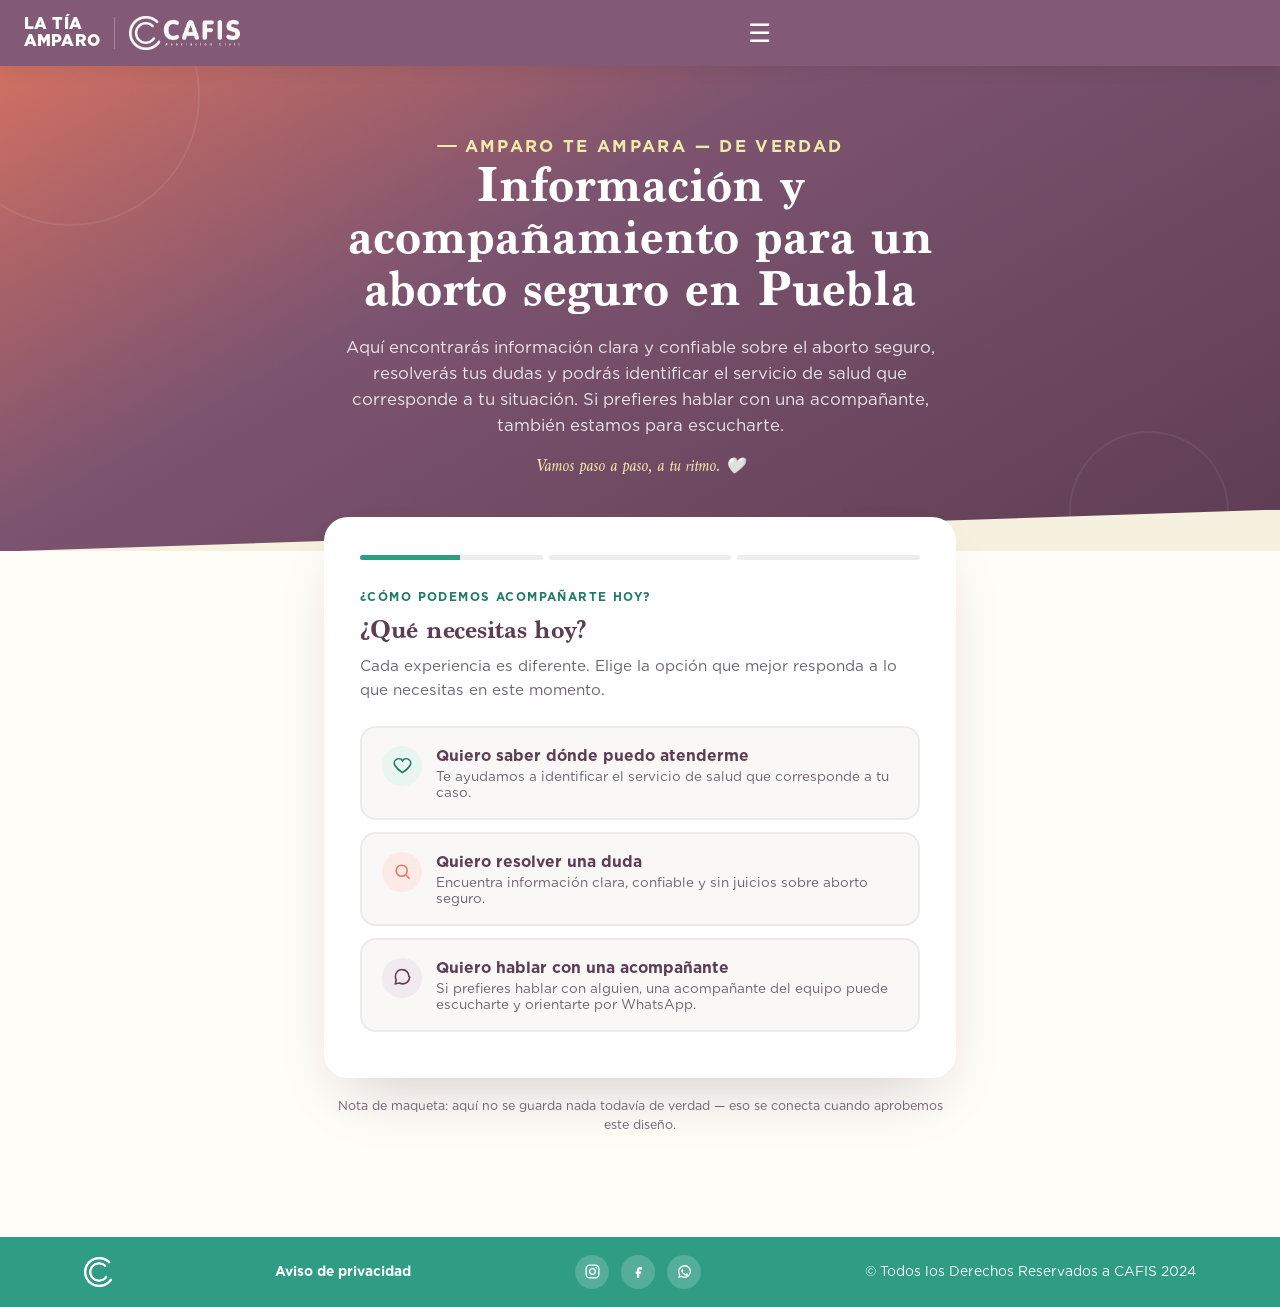
<file: index.html>
<!doctype html>
<html lang="es">
<head>
<meta charset="UTF-8">
<meta name="viewport" content="width=device-width, initial-scale=1">
<title>La Tía Amparo — CAFIS A.C.</title>
<meta http-equiv="refresh" content="0; url=te-ayudamos-b.html">
<link rel="canonical" href="te-ayudamos-b.html">
<script>location.replace("te-ayudamos-b.html");</script>
</head>
<body>
<!-- Home original, previa al flujo guiado (2026-07-27) — ahora te-ayudamos-b.html es la portada real del sitio. Redirige siempre para que no quede una segunda "home" desactualizada accesible en paralelo. -->
<p>Redirigiendo… si no ocurre automáticamente, <a href="te-ayudamos-b.html">haz clic aquí</a>.</p>
</body>
</html>
</file>
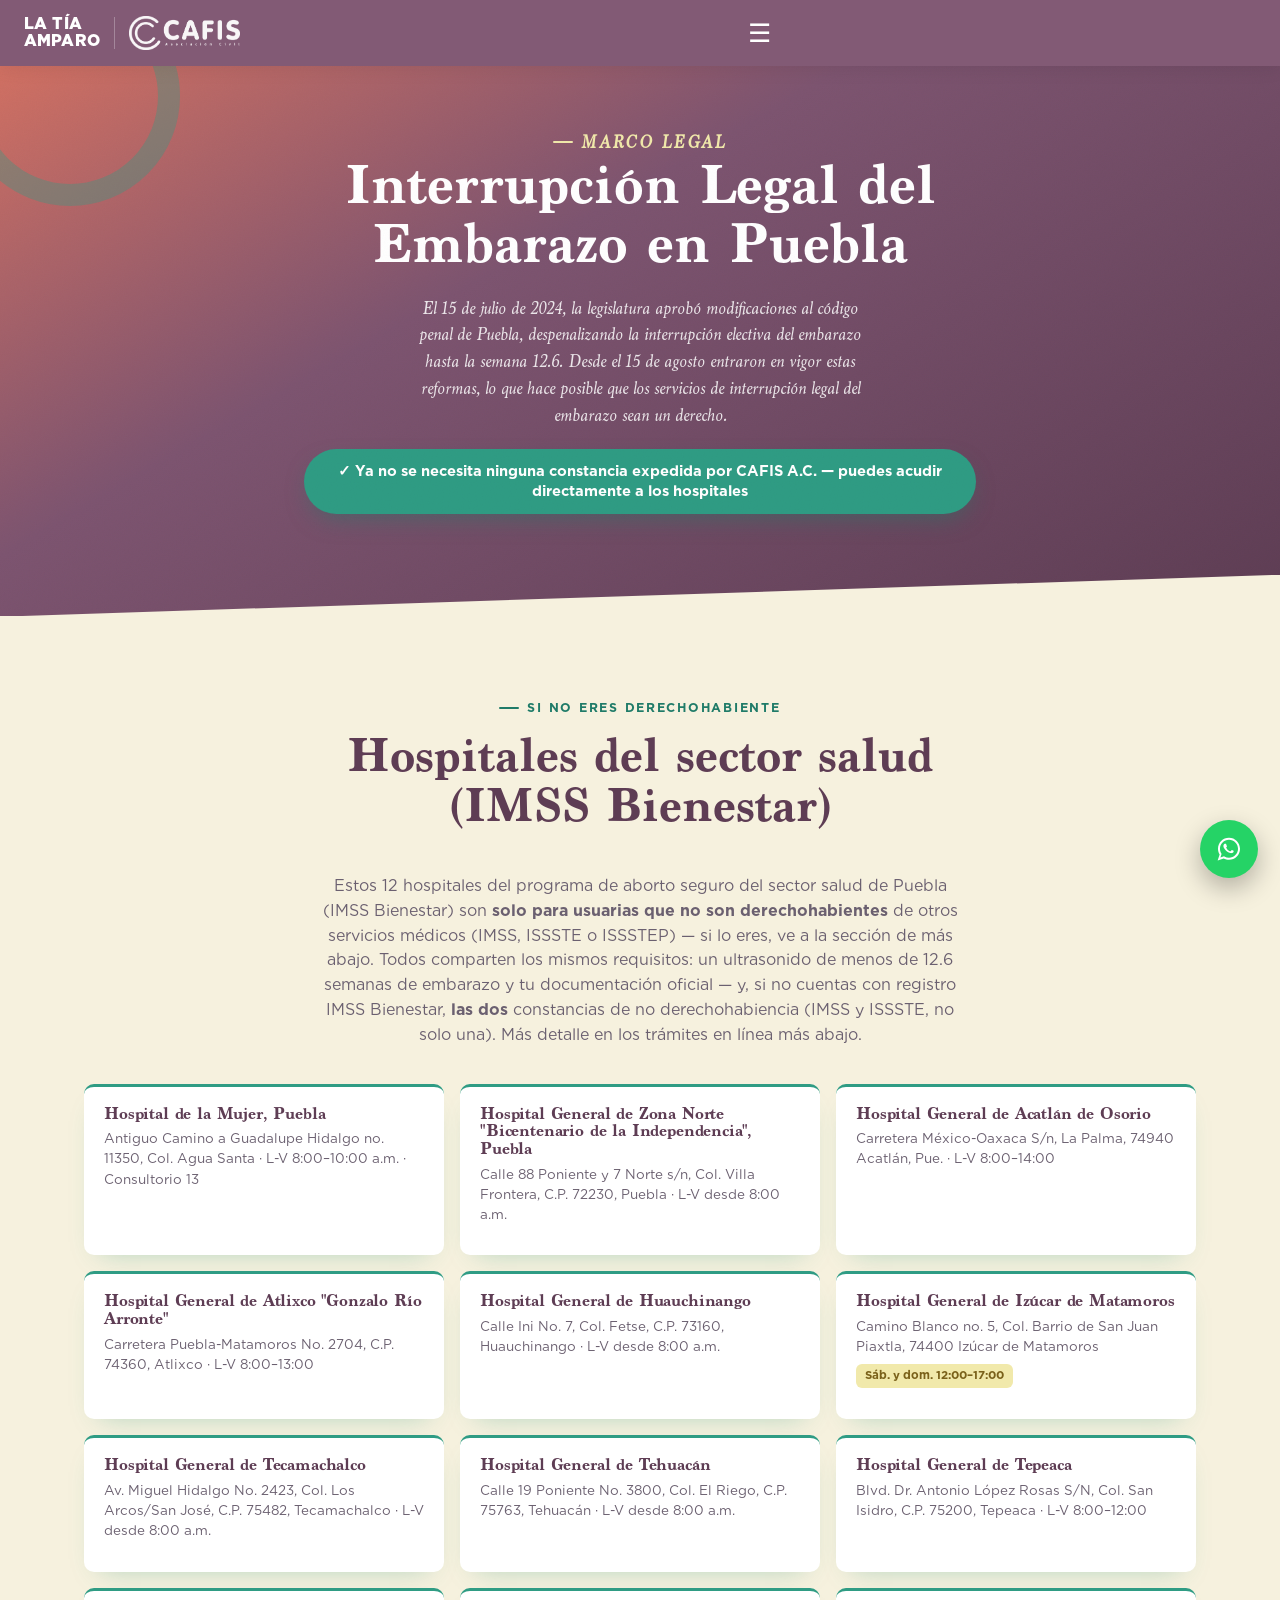
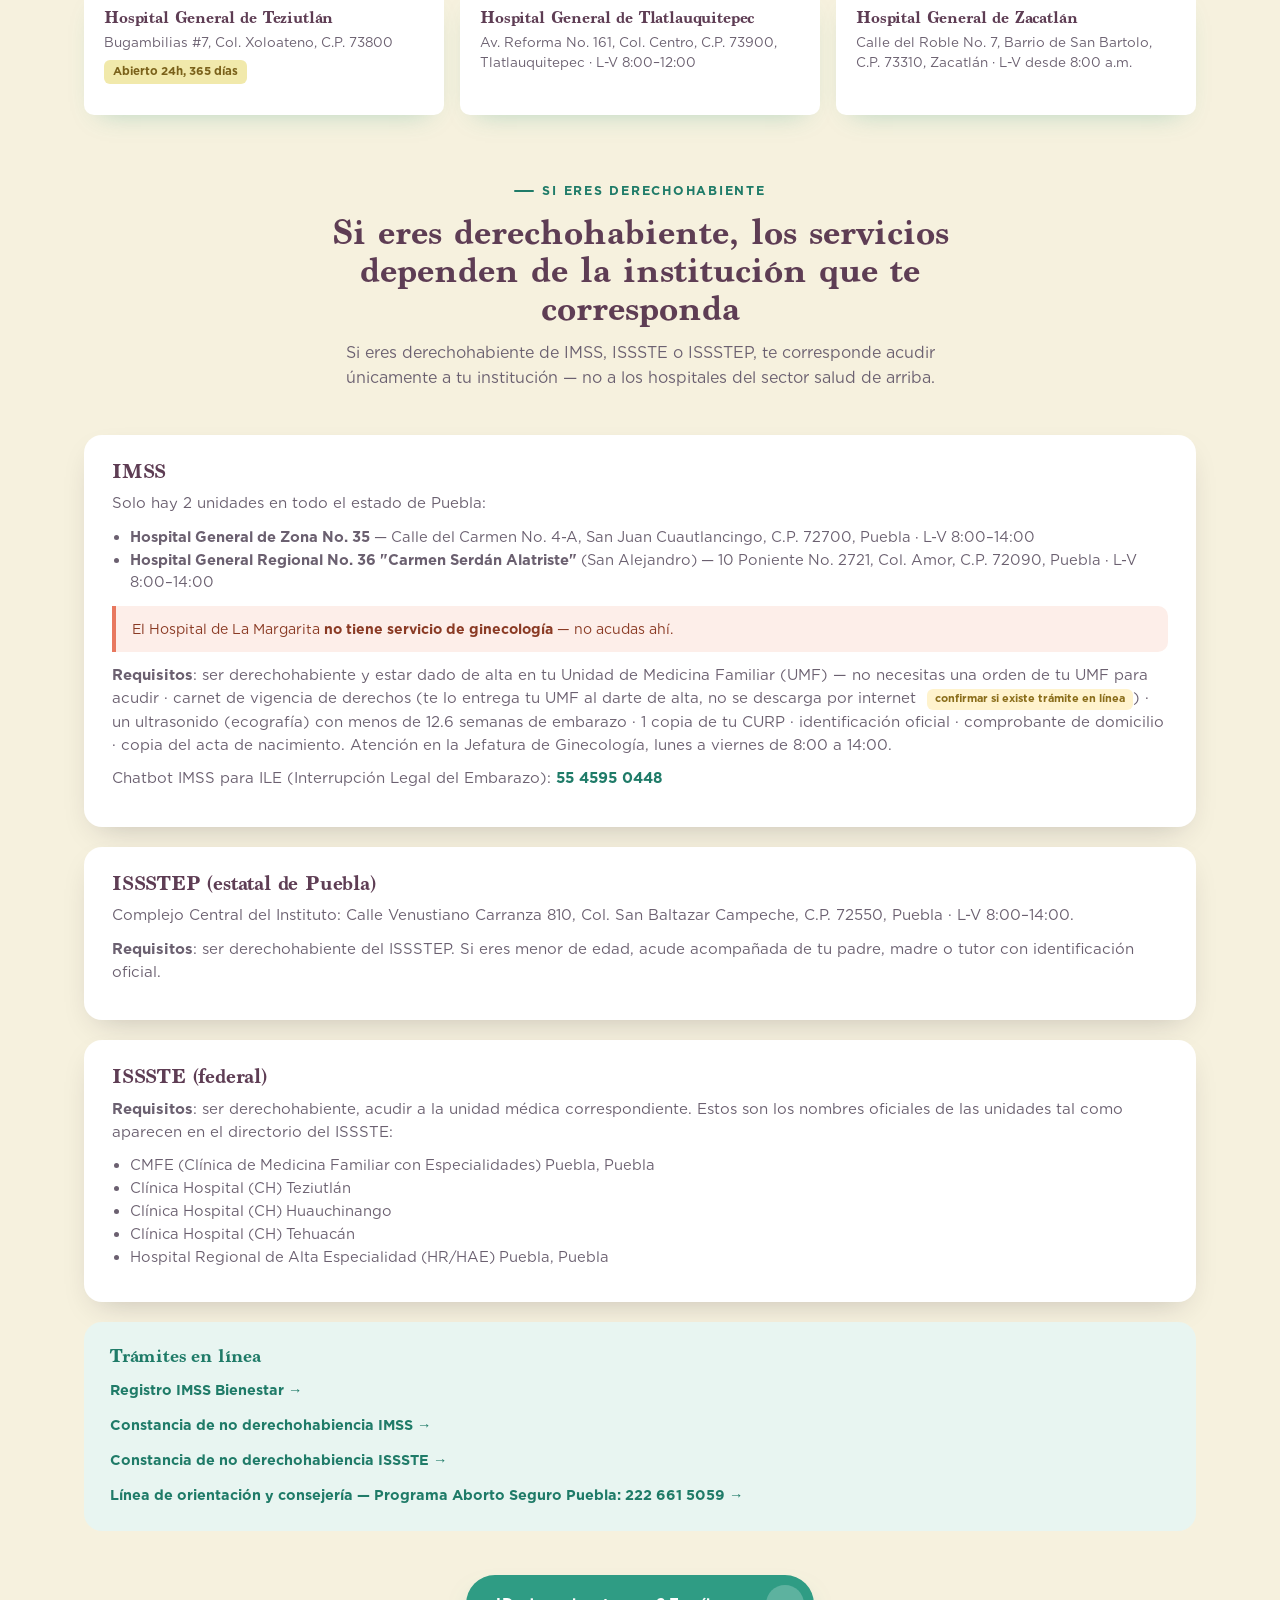
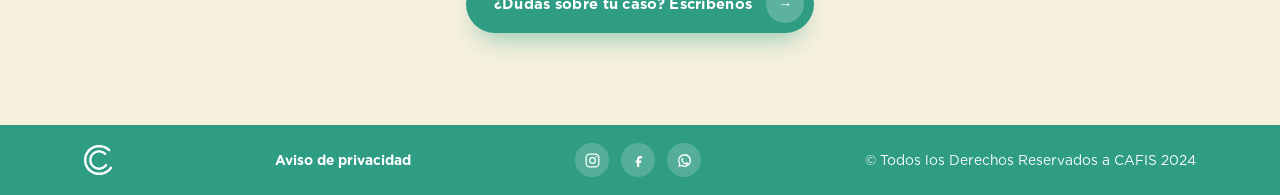
<file: aborto-legal.html>
<!doctype html>
<html lang="es">
<head>
<meta charset="UTF-8">
<meta name="viewport" content="width=device-width, initial-scale=1">
<title>Aborto Legal | La Tía Amparo — CAFIS A.C.</title>
<link rel="stylesheet" href="assets/css/style.css?v=9">
</head>
<body>
<a class="skip-link" href="#main">Saltar al contenido</a>

<header class="site-header">
  <div class="container">
    <div class="brand">
      <div class="brand-wordmark">LA TÍA<br>AMPARO</div>
      <div class="brand-divider"></div>
      <img class="cafis-mark" src="assets/img/cafis-logo-h-blanco.png" alt="CAFIS A.C.">
    </div>
    <button class="nav-toggle" aria-label="Abrir menú" aria-expanded="false">☰</button>
    <nav class="main-nav">
      <a href="te-ayudamos-b.html">Inicio</a>
      <a href="aborto-legal.html" class="active">Aborto Legal</a>
      <a href="datos-aborteros.html">Datos Aborteros</a>
      <a href="testimonios.html">Testimonios</a>
      <a href="te-ayudamos-b.html#buscar">Dudas</a>
      <a href="https://wa.link/bzdji9" class="nav-cta">WhatsApp</a>
    </nav>
  </div>
</header>

<main id="main">

  <section class="page-hero grain edge-cut edge-to-crema" style="position:relative; overflow:hidden;">
    <span class="blob blob-verd" style="width:220px;height:220px;border-width:22px;top:-80px;left:-40px;"></span>
    <div class="container">
      <div class="reveal">
        <p class="eyebrow">Marco legal</p>
        <h1>Interrupción Legal del Embarazo en Puebla</h1>
        <p>El 15 de julio de 2024, la legislatura aprobó modificaciones al código penal
        de Puebla, despenalizando la interrupción electiva del embarazo hasta la semana
        12.6. Desde el 15 de agosto entraron en vigor estas reformas, lo que hace posible
        que los servicios de interrupción legal del embarazo sean un derecho.</p>
        <p class="legal-pill"><span>✓ Ya no se necesita ninguna constancia expedida por CAFIS A.C. — puedes acudir directamente a los hospitales</span></p>
      </div>
    </div>
  </section>

  <section class="bg-crema">
    <div class="section-head reveal">
      <p class="eyebrow">Si NO eres derechohabiente</p>
      <h2>Hospitales del sector salud (IMSS Bienestar)</h2>
    </div>
    <div class="container">

      <p class="reveal" style="text-align:center; max-width:640px; margin:0 auto 36px; color:var(--tinta-suau);">Estos 12 hospitales del programa de aborto seguro del sector salud de Puebla (IMSS Bienestar) son <strong>solo para usuarias que no son derechohabientes</strong> de otros servicios médicos (IMSS, ISSSTE o ISSSTEP) — si lo eres, ve a la sección de más abajo. Todos comparten los mismos requisitos: un ultrasonido de menos de 12.6 semanas de embarazo y tu documentación oficial — y, si no cuentas con registro IMSS Bienestar, <strong>las dos</strong> constancias de no derechohabiencia (IMSS y ISSSTE, no solo una). Más detalle en los trámites en línea más abajo.</p>

      <div class="hosp-grid">
        <div class="hosp-compact reveal">
          <h4>Hospital de la Mujer, Puebla</h4>
          <p class="meta">Antiguo Camino a Guadalupe Hidalgo no. 11350, Col. Agua Santa · L-V 8:00–10:00 a.m. · Consultorio 13</p>
        </div>
        <div class="hosp-compact reveal">
          <h4>Hospital General de Zona Norte "Bicentenario de la Independencia", Puebla</h4>
          <p class="meta">Calle 88 Poniente y 7 Norte s/n, Col. Villa Frontera, C.P. 72230, Puebla · L-V desde 8:00 a.m.</p>
        </div>
        <div class="hosp-compact reveal">
          <h4>Hospital General de Acatlán de Osorio</h4>
          <p class="meta">Carretera México-Oaxaca S/n, La Palma, 74940 Acatlán, Pue. · L-V 8:00–14:00</p>
        </div>
        <div class="hosp-compact reveal">
          <h4>Hospital General de Atlixco "Gonzalo Río Arronte"</h4>
          <p class="meta">Carretera Puebla-Matamoros No. 2704, C.P. 74360, Atlixco · L-V 8:00–13:00</p>
        </div>
        <div class="hosp-compact reveal">
          <h4>Hospital General de Huauchinango</h4>
          <p class="meta">Calle Ini No. 7, Col. Fetse, C.P. 73160, Huauchinango · L-V desde 8:00 a.m.</p>
        </div>
        <div class="hosp-compact reveal">
          <h4>Hospital General de Izúcar de Matamoros</h4>
          <p class="meta">Camino Blanco no. 5, Col. Barrio de San Juan Piaxtla, 74400 Izúcar de Matamoros<span class="nota">Sáb. y dom. 12:00–17:00</span></p>
        </div>
        <div class="hosp-compact reveal">
          <h4>Hospital General de Tecamachalco</h4>
          <p class="meta">Av. Miguel Hidalgo No. 2423, Col. Los Arcos/San José, C.P. 75482, Tecamachalco · L-V desde 8:00 a.m.</p>
        </div>
        <div class="hosp-compact reveal">
          <h4>Hospital General de Tehuacán</h4>
          <p class="meta">Calle 19 Poniente No. 3800, Col. El Riego, C.P. 75763, Tehuacán · L-V desde 8:00 a.m.</p>
        </div>
        <div class="hosp-compact reveal">
          <h4>Hospital General de Tepeaca</h4>
          <p class="meta">Blvd. Dr. Antonio López Rosas S/N, Col. San Isidro, C.P. 75200, Tepeaca · L-V 8:00–12:00</p>
        </div>
        <div class="hosp-compact reveal">
          <h4>Hospital General de Teziutlán</h4>
          <p class="meta">Bugambilias #7, Col. Xoloateno, C.P. 73800<span class="nota">Abierto 24h, 365 días</span></p>
        </div>
        <div class="hosp-compact reveal">
          <h4>Hospital General de Tlatlauquitepec</h4>
          <p class="meta">Av. Reforma No. 161, Col. Centro, C.P. 73900, Tlatlauquitepec · L-V 8:00–12:00</p>
        </div>
        <div class="hosp-compact reveal">
          <h4>Hospital General de Zacatlán</h4>
          <p class="meta">Calle del Roble No. 7, Barrio de San Bartolo, C.P. 73310, Zacatlán · L-V desde 8:00 a.m.</p>
        </div>
      </div>

      <div class="section-head reveal" style="margin-top:60px;">
        <p class="eyebrow">Si eres derechohabiente</p>
        <h2 style="font-size:clamp(1.6rem,3vw,2.2rem);">Si eres derechohabiente, los servicios dependen de la institución que te corresponda</h2>
        <p style="max-width:640px; margin:12px auto 0; color:var(--tinta-suau);">Si eres derechohabiente de IMSS, ISSSTE o ISSSTEP, te corresponde acudir únicamente a tu institución — no a los hospitales del sector salud de arriba.</p>
      </div>

      <div class="inst-block reveal">
        <h3>IMSS</h3>
        <p>Solo hay 2 unidades en todo el estado de Puebla:</p>
        <ul>
          <li><strong>Hospital General de Zona No. 35</strong> — Calle del Carmen No. 4-A, San Juan Cuautlancingo, C.P. 72700, Puebla · L-V 8:00–14:00</li>
          <li><strong>Hospital General Regional No. 36 "Carmen Serdán Alatriste"</strong> (San Alejandro) — 10 Poniente No. 2721, Col. Amor, C.P. 72090, Puebla · L-V 8:00–14:00</li>
        </ul>
        <div class="warn">El Hospital de La Margarita <strong>no tiene servicio de ginecología</strong> — no acudas ahí.</div>
        <p><strong>Requisitos</strong>: ser derechohabiente y estar dado de alta en tu Unidad de Medicina Familiar (UMF) — no necesitas una orden de tu UMF para acudir · carnet de vigencia de derechos (te lo entrega tu UMF al darte de alta, no se descarga por internet <span class="pending-tag">confirmar si existe trámite en línea</span>) · un ultrasonido (ecografía) con menos de 12.6 semanas de embarazo · 1 copia de tu CURP · identificación oficial · comprobante de domicilio · copia del acta de nacimiento. Atención en la Jefatura de Ginecología, lunes a viernes de 8:00 a 14:00.</p>
        <p>Chatbot IMSS para ILE (Interrupción Legal del Embarazo): <a href="tel:5545950448">55 4595 0448</a></p>
      </div>

      <div class="inst-block reveal">
        <h3>ISSSTEP (estatal de Puebla)</h3>
        <p>Complejo Central del Instituto: Calle Venustiano Carranza 810, Col. San Baltazar Campeche, C.P. 72550, Puebla · L-V 8:00–14:00.</p>
        <p><strong>Requisitos</strong>: ser derechohabiente del ISSSTEP. Si eres menor de edad, acude acompañada de tu padre, madre o tutor con identificación oficial.</p>
      </div>

      <div class="inst-block reveal">
        <h3>ISSSTE (federal)</h3>
        <p><strong>Requisitos</strong>: ser derechohabiente, acudir a la unidad médica correspondiente. Estos son los nombres oficiales de las unidades tal como aparecen en el directorio del ISSSTE:</p>
        <ul>
          <li>CMFE (Clínica de Medicina Familiar con Especialidades) Puebla, Puebla</li>
          <li>Clínica Hospital (CH) Teziutlán</li>
          <li>Clínica Hospital (CH) Huauchinango</li>
          <li>Clínica Hospital (CH) Tehuacán</li>
          <li>Hospital Regional de Alta Especialidad (HR/HAE) Puebla, Puebla</li>
        </ul>
      </div>

      <div class="links-block reveal">
        <h3>Trámites en línea</h3>
        <ul>
          <li><a href="https://registro.imssbienestar.gob.mx/" target="_blank" rel="noopener">Registro IMSS Bienestar →</a></li>
          <li><a href="https://digital.imss.gob.mx/derechohabiencia/tramite/solicitudConstancia" target="_blank" rel="noopener">Constancia de no derechohabiencia IMSS →</a></li>
          <li><a href="https://oficinavirtual.issste.gob.mx/Servicios/Acreditación-de-no-Afiliación" target="_blank" rel="noopener">Constancia de no derechohabiencia ISSSTE →</a></li>
          <li><a href="tel:2226615059">Línea de orientación y consejería — Programa Aborto Seguro Puebla: 222 661 5059 →</a></li>
        </ul>
      </div>

      <p style="text-align:center; margin-top:44px;">
        <a href="https://wa.link/bzdji9" class="btn btn-verd">¿Dudas sobre tu caso? Escríbenos <span class="ico">→</span></a>
      </p>
    </div>
  </section>

</main>

<footer class="site-footer">
  <div class="container">
    <div class="footer-bottom">
      <img class="cafis-mark" src="assets/img/cafis-isotipo-blanco.png" alt="CAFIS A.C.">
      <div class="footer-links"><a href="#">Aviso de privacidad</a></div>
      <div class="socials">
        <a href="#" aria-label="Instagram"><svg viewBox="0 0 24 24" fill="none" stroke="currentColor" stroke-width="1.8"><rect x="3" y="3" width="18" height="18" rx="5"/><circle cx="12" cy="12" r="4"/><circle cx="17.2" cy="6.8" r="1.1" fill="currentColor" stroke="none"/></svg></a>
        <a href="#" aria-label="Facebook"><svg viewBox="0 0 24 24" fill="currentColor"><path d="M14 9h3V5.5h-3C11.8 5.5 10 7.3 10 9.5V12H8v3h2v6h3v-6h2.6l.4-3H13V9.6c0-.4.3-.6.7-.6H14z"/></svg></a>
        <a href="https://wa.link/bzdji9" aria-label="WhatsApp"><svg viewBox="0 0 24 24" fill="currentColor"><path d="M12 3a9 9 0 0 0-7.6 13.8L3 21l4.3-1.4A9 9 0 1 0 12 3zm0 1.8a7.2 7.2 0 1 1-3.8 13.3l-.3-.2-2.6.8.8-2.5-.2-.3A7.2 7.2 0 0 1 12 4.8zm-3.1 3.6c-.2 0-.5 0-.6.3-.2.3-.8 1-.8 2.3s.8 2.6.9 2.8c.1.2 1.6 2.5 4 3.5 2 .8 2.4.6 2.8.6.5 0 1.6-.6 1.8-1.2.2-.6.2-1.1.2-1.2-.1-.1-.2-.2-.5-.3-.2-.1-1.6-.8-1.8-.9-.2-.1-.4-.1-.6.1-.2.3-.6.9-.8 1-.1.2-.3.2-.5.1-.3-.1-1.1-.4-2-1.3-.8-.7-1.3-1.6-1.4-1.8-.1-.2 0-.4.1-.5l.4-.5c.1-.2.2-.3.2-.5.1-.2 0-.4 0-.5-.1-.1-.6-1.5-.8-2-.2-.5-.4-.5-.6-.5z"/></svg></a>
      </div>
      <span>© Todos los Derechos Reservados a CAFIS 2024</span>
    </div>
  </div>
</footer>

<a class="wa-float" href="https://wa.link/bzdji9" aria-label="Escribir por WhatsApp">
  <svg viewBox="0 0 32 32" fill="#fff"><path d="M16 3C9 3 3.4 8.6 3.4 15.6c0 2.4.7 4.7 1.9 6.7L3 29l6.9-2.2c1.9 1 4 1.6 6.1 1.6 7 0 12.6-5.6 12.6-12.6C28.6 8.6 23 3 16 3zm0 22.9c-1.9 0-3.7-.5-5.3-1.4l-.4-.2-4.1 1.3 1.3-4-.2-.4c-1-1.6-1.6-3.5-1.6-5.5 0-5.7 4.6-10.3 10.3-10.3s10.3 4.6 10.3 10.3S21.7 25.9 16 25.9zm5.6-7.7c-.3-.2-1.8-.9-2-1-.3-.1-.5-.2-.7.1-.2.3-.8 1-1 1.2-.2.2-.4.2-.7.1-.3-.2-1.4-.5-2.6-1.6-1-.9-1.6-2-1.8-2.3-.2-.3 0-.5.1-.6.1-.1.3-.4.4-.5.1-.2.2-.3.3-.5.1-.2 0-.4 0-.5-.1-.1-.7-1.6-.9-2.2-.2-.6-.5-.5-.7-.5h-.6c-.2 0-.5.1-.8.4-.3.3-1 1-1 2.4s1 2.8 1.2 3c.1.2 2 3.1 4.9 4.3.7.3 1.2.5 1.6.6.7.2 1.3.2 1.8.1.5-.1 1.8-.7 2-1.4.3-.7.3-1.3.2-1.4-.1-.1-.3-.2-.6-.3z"/></svg>
</a>

<script src="assets/js/main.js"></script>
</body>
</html>
</file>
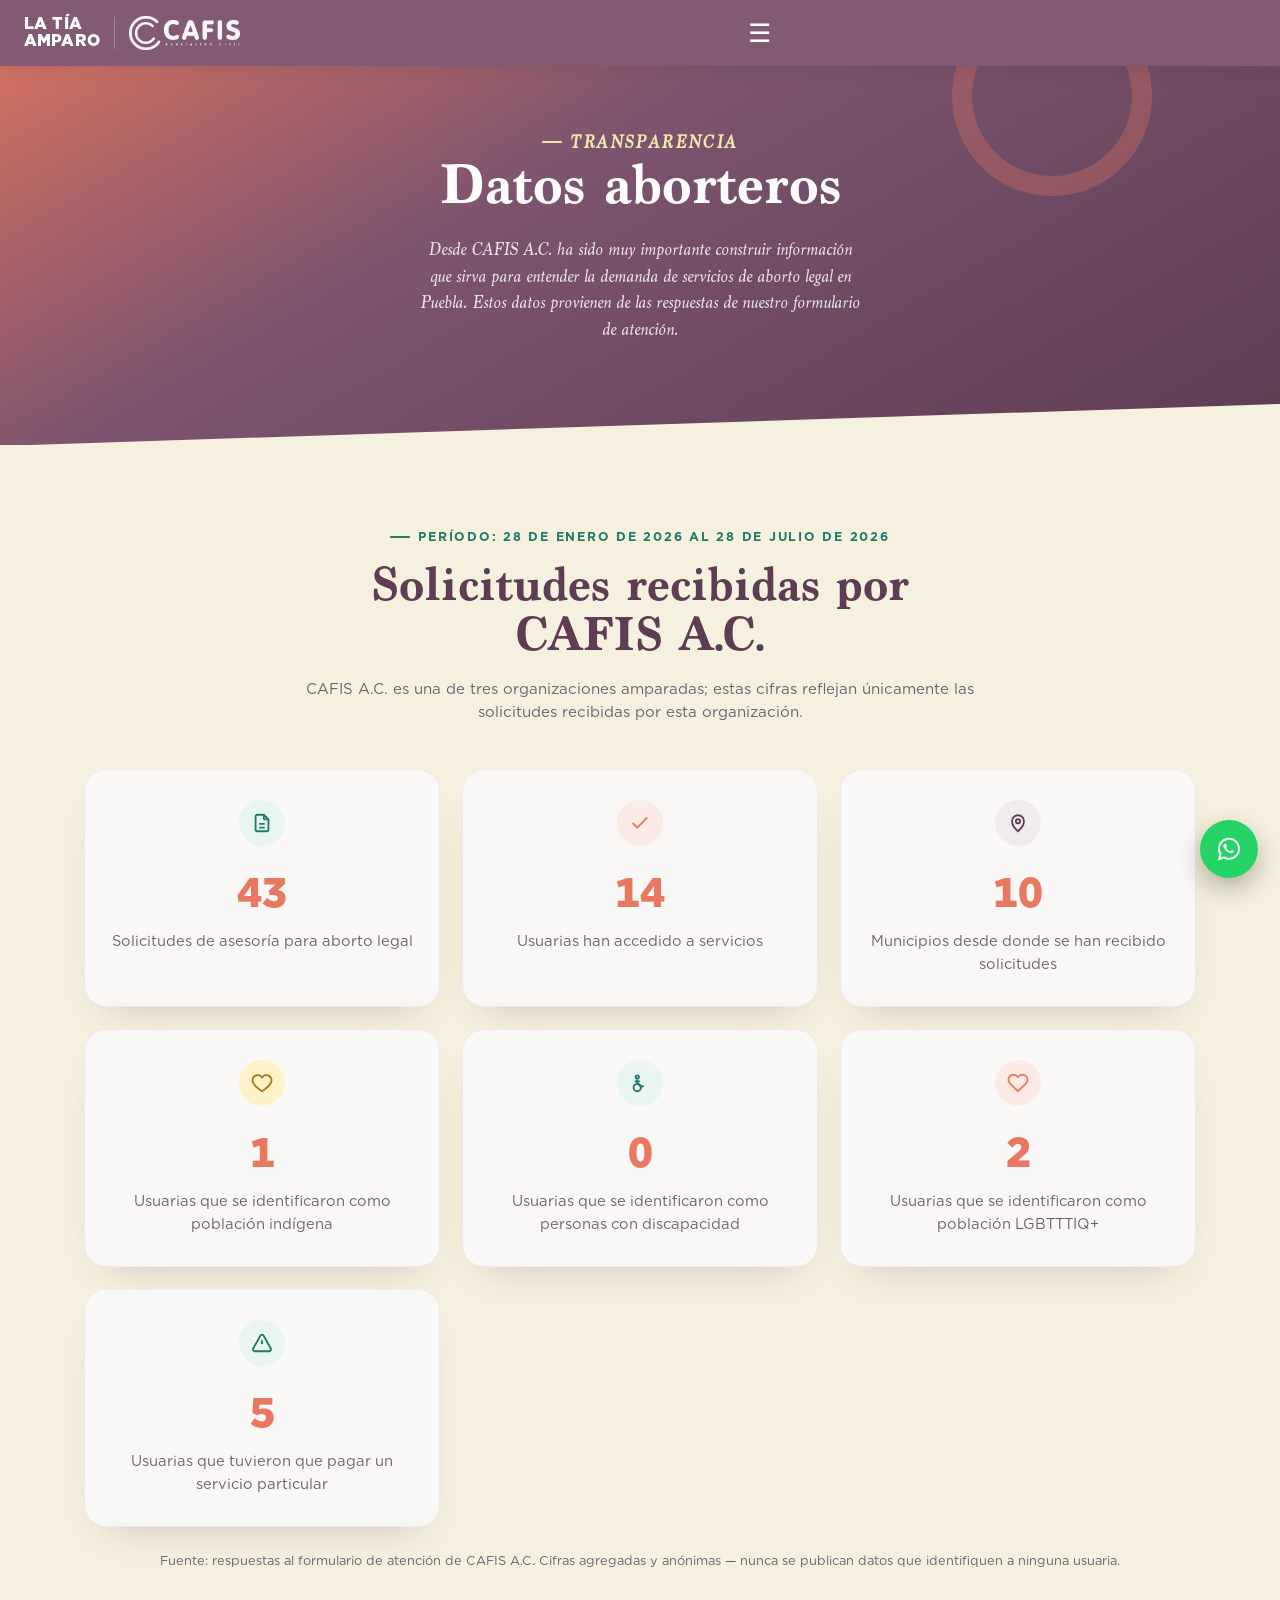
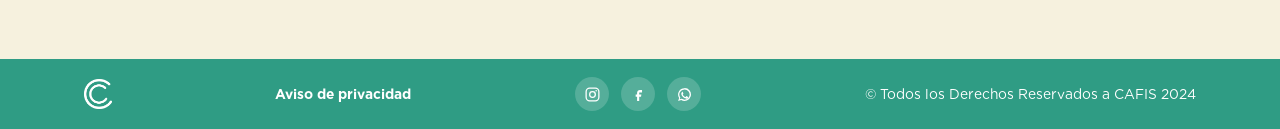
<file: datos-aborteros.html>
<!doctype html>
<html lang="es">
<head>
<meta charset="UTF-8">
<meta name="viewport" content="width=device-width, initial-scale=1">
<title>Datos Aborteros | La Tía Amparo — CAFIS A.C.</title>
<link rel="stylesheet" href="assets/css/style.css?v=9">
</head>
<body>
<a class="skip-link" href="#main">Saltar al contenido</a>

<header class="site-header">
  <div class="container">
    <div class="brand">
      <div class="brand-wordmark">LA TÍA<br>AMPARO</div>
      <div class="brand-divider"></div>
      <img class="cafis-mark" src="assets/img/cafis-logo-h-blanco.png" alt="CAFIS A.C.">
    </div>
    <button class="nav-toggle" aria-label="Abrir menú" aria-expanded="false">☰</button>
    <nav class="main-nav">
      <a href="te-ayudamos-b.html">Inicio</a>
      <a href="aborto-legal.html">Aborto Legal</a>
      <a href="datos-aborteros.html" class="active">Datos Aborteros</a>
      <a href="testimonios.html">Testimonios</a>
      <a href="te-ayudamos-b.html#buscar">Dudas</a>
      <a href="https://wa.link/bzdji9" class="nav-cta">WhatsApp</a>
    </nav>
  </div>
</header>

<main id="main">

  <section class="page-hero grain edge-cut edge-to-crema" style="position:relative; overflow:hidden;">
    <span class="blob blob-coral" style="width:200px;height:200px;border-width:20px;top:-70px;right:10%;"></span>
    <div class="container">
      <div class="reveal">
        <p class="eyebrow">Transparencia</p>
        <h1>Datos aborteros</h1>
        <p>Desde CAFIS A.C. ha sido muy importante construir información que sirva
        para entender la demanda de servicios de aborto legal en Puebla. Estos datos
        provienen de las respuestas de nuestro formulario de atención.</p>
      </div>
    </div>
  </section>

  <section class="bg-crema">
    <div class="section-head reveal">
      <p class="eyebrow">Período: 28 de enero de 2026 al 28 de julio de 2026</p>
      <h2>Solicitudes recibidas por CAFIS A.C.</h2>
      <p style="color:var(--tinta-suau); font-size:.94rem;">CAFIS A.C. es una de tres
      organizaciones amparadas; estas cifras reflejan únicamente las solicitudes
      recibidas por esta organización.</p>
    </div>
    <div class="container">
      <div class="counters">
        <div class="counter-card reveal">
          <span class="ic"><svg viewBox="0 0 24 24" fill="none" stroke="currentColor" stroke-width="2"><path d="M14 3v4a1 1 0 0 0 1 1h4"/><path d="M17 21H7a2 2 0 0 1-2-2V5a2 2 0 0 1 2-2h7l5 5v11a2 2 0 0 1-2 2z"/><path d="M9 13h6M9 17h6"/></svg></span>
          <div class="n" data-count="69">0</div><div class="label">Solicitudes de asesoría para aborto legal</div>
        </div>
        <div class="counter-card reveal">
          <span class="ic"><svg viewBox="0 0 24 24" fill="none" stroke="currentColor" stroke-width="2"><path d="M20 6 9 17l-5-5"/></svg></span>
          <div class="n" data-count="23">0</div><div class="label">Usuarias han accedido a servicios</div>
        </div>
        <div class="counter-card reveal">
          <span class="ic"><svg viewBox="0 0 24 24" fill="none" stroke="currentColor" stroke-width="2"><path d="M12 21s-6.5-5.7-6.5-11A6.5 6.5 0 0 1 12 3.5 6.5 6.5 0 0 1 18.5 10c0 5.3-6.5 11-6.5 11z"/><circle cx="12" cy="10" r="2.3"/></svg></span>
          <div class="n" data-count="16">0</div><div class="label">Municipios desde donde se han recibido solicitudes</div>
        </div>
        <div class="counter-card reveal">
          <span class="ic"><svg viewBox="0 0 24 24" fill="none" stroke="currentColor" stroke-width="2"><path d="M12 21s-7-4.5-9.5-9A5.5 5.5 0 0 1 12 6a5.5 5.5 0 0 1 9.5 6c-2.5 4.5-9.5 9-9.5 9z"/></svg></span>
          <div class="n" data-count="2">0</div><div class="label">Usuarias que se identificaron como población indígena</div>
        </div>
        <div class="counter-card reveal">
          <span class="ic"><svg viewBox="0 0 24 24" fill="none" stroke="currentColor" stroke-width="2"><circle cx="9" cy="5.5" r="1.8"/><path d="M9 8.5v3.5"/><path d="M6.2 10.3h5.6"/><path d="M9 12l3.5 3.5H16"/><circle cx="9" cy="17" r="4"/></svg></span>
          <div class="n" data-count="0">0</div><div class="label">Usuarias que se identificaron como personas con discapacidad</div>
        </div>
        <div class="counter-card reveal">
          <span class="ic"><svg viewBox="0 0 24 24" fill="none" stroke="currentColor" stroke-width="2"><path d="M20.8 4.6a5.5 5.5 0 0 0-7.8 0L12 5.5l-1-.9a5.5 5.5 0 0 0-7.8 7.8l1 1L12 21l7.8-7.6 1-1a5.5 5.5 0 0 0 0-7.8z"/></svg></span>
          <div class="n" data-count="3">0</div><div class="label">Usuarias que se identificaron como población LGBTTTIQ+</div>
        </div>
        <div class="counter-card reveal">
          <span class="ic"><svg viewBox="0 0 24 24" fill="none" stroke="currentColor" stroke-width="2"><path d="M12 9v4M12 17h.01M10.3 3.9 2.4 18a2 2 0 0 0 1.7 3h15.8a2 2 0 0 0 1.7-3L13.7 3.9a2 2 0 0 0-3.4 0z"/></svg></span>
          <div class="n" data-count="8">0</div><div class="label">Usuarias que tuvieron que pagar un servicio particular</div>
        </div>
      </div>
      <p style="text-align:center; font-size:.8rem; color:var(--tinta-suau); margin-top:24px;">Fuente: respuestas al formulario de atención de CAFIS A.C. Cifras agregadas y anónimas — nunca se publican datos que identifiquen a ninguna usuaria.</p>
    </div>
  </section>

</main>

<footer class="site-footer">
  <div class="container">
    <div class="footer-bottom">
      <img class="cafis-mark" src="assets/img/cafis-isotipo-blanco.png" alt="CAFIS A.C.">
      <div class="footer-links"><a href="#">Aviso de privacidad</a></div>
      <div class="socials">
        <a href="#" aria-label="Instagram"><svg viewBox="0 0 24 24" fill="none" stroke="currentColor" stroke-width="1.8"><rect x="3" y="3" width="18" height="18" rx="5"/><circle cx="12" cy="12" r="4"/><circle cx="17.2" cy="6.8" r="1.1" fill="currentColor" stroke="none"/></svg></a>
        <a href="#" aria-label="Facebook"><svg viewBox="0 0 24 24" fill="currentColor"><path d="M14 9h3V5.5h-3C11.8 5.5 10 7.3 10 9.5V12H8v3h2v6h3v-6h2.6l.4-3H13V9.6c0-.4.3-.6.7-.6H14z"/></svg></a>
        <a href="https://wa.link/bzdji9" aria-label="WhatsApp"><svg viewBox="0 0 24 24" fill="currentColor"><path d="M12 3a9 9 0 0 0-7.6 13.8L3 21l4.3-1.4A9 9 0 1 0 12 3zm0 1.8a7.2 7.2 0 1 1-3.8 13.3l-.3-.2-2.6.8.8-2.5-.2-.3A7.2 7.2 0 0 1 12 4.8zm-3.1 3.6c-.2 0-.5 0-.6.3-.2.3-.8 1-.8 2.3s.8 2.6.9 2.8c.1.2 1.6 2.5 4 3.5 2 .8 2.4.6 2.8.6.5 0 1.6-.6 1.8-1.2.2-.6.2-1.1.2-1.2-.1-.1-.2-.2-.5-.3-.2-.1-1.6-.8-1.8-.9-.2-.1-.4-.1-.6.1-.2.3-.6.9-.8 1-.1.2-.3.2-.5.1-.3-.1-1.1-.4-2-1.3-.8-.7-1.3-1.6-1.4-1.8-.1-.2 0-.4.1-.5l.4-.5c.1-.2.2-.3.2-.5.1-.2 0-.4 0-.5-.1-.1-.6-1.5-.8-2-.2-.5-.4-.5-.6-.5z"/></svg></a>
      </div>
      <span>© Todos los Derechos Reservados a CAFIS 2024</span>
    </div>
  </div>
</footer>

<a class="wa-float" href="https://wa.link/bzdji9" aria-label="Escribir por WhatsApp">
  <svg viewBox="0 0 32 32" fill="#fff"><path d="M16 3C9 3 3.4 8.6 3.4 15.6c0 2.4.7 4.7 1.9 6.7L3 29l6.9-2.2c1.9 1 4 1.6 6.1 1.6 7 0 12.6-5.6 12.6-12.6C28.6 8.6 23 3 16 3zm0 22.9c-1.9 0-3.7-.5-5.3-1.4l-.4-.2-4.1 1.3 1.3-4-.2-.4c-1-1.6-1.6-3.5-1.6-5.5 0-5.7 4.6-10.3 10.3-10.3s10.3 4.6 10.3 10.3S21.7 25.9 16 25.9zm5.6-7.7c-.3-.2-1.8-.9-2-1-.3-.1-.5-.2-.7.1-.2.3-.8 1-1 1.2-.2.2-.4.2-.7.1-.3-.2-1.4-.5-2.6-1.6-1-.9-1.6-2-1.8-2.3-.2-.3 0-.5.1-.6.1-.1.3-.4.4-.5.1-.2.2-.3.3-.5.1-.2 0-.4 0-.5-.1-.1-.7-1.6-.9-2.2-.2-.6-.5-.5-.7-.5h-.6c-.2 0-.5.1-.8.4-.3.3-1 1-1 2.4s1 2.8 1.2 3c.1.2 2 3.1 4.9 4.3.7.3 1.2.5 1.6.6.7.2 1.3.2 1.8.1.5-.1 1.8-.7 2-1.4.3-.7.3-1.3.2-1.4-.1-.1-.3-.2-.6-.3z"/></svg>
</a>

<script src="assets/js/main.js"></script>
</body>
</html>
</file>
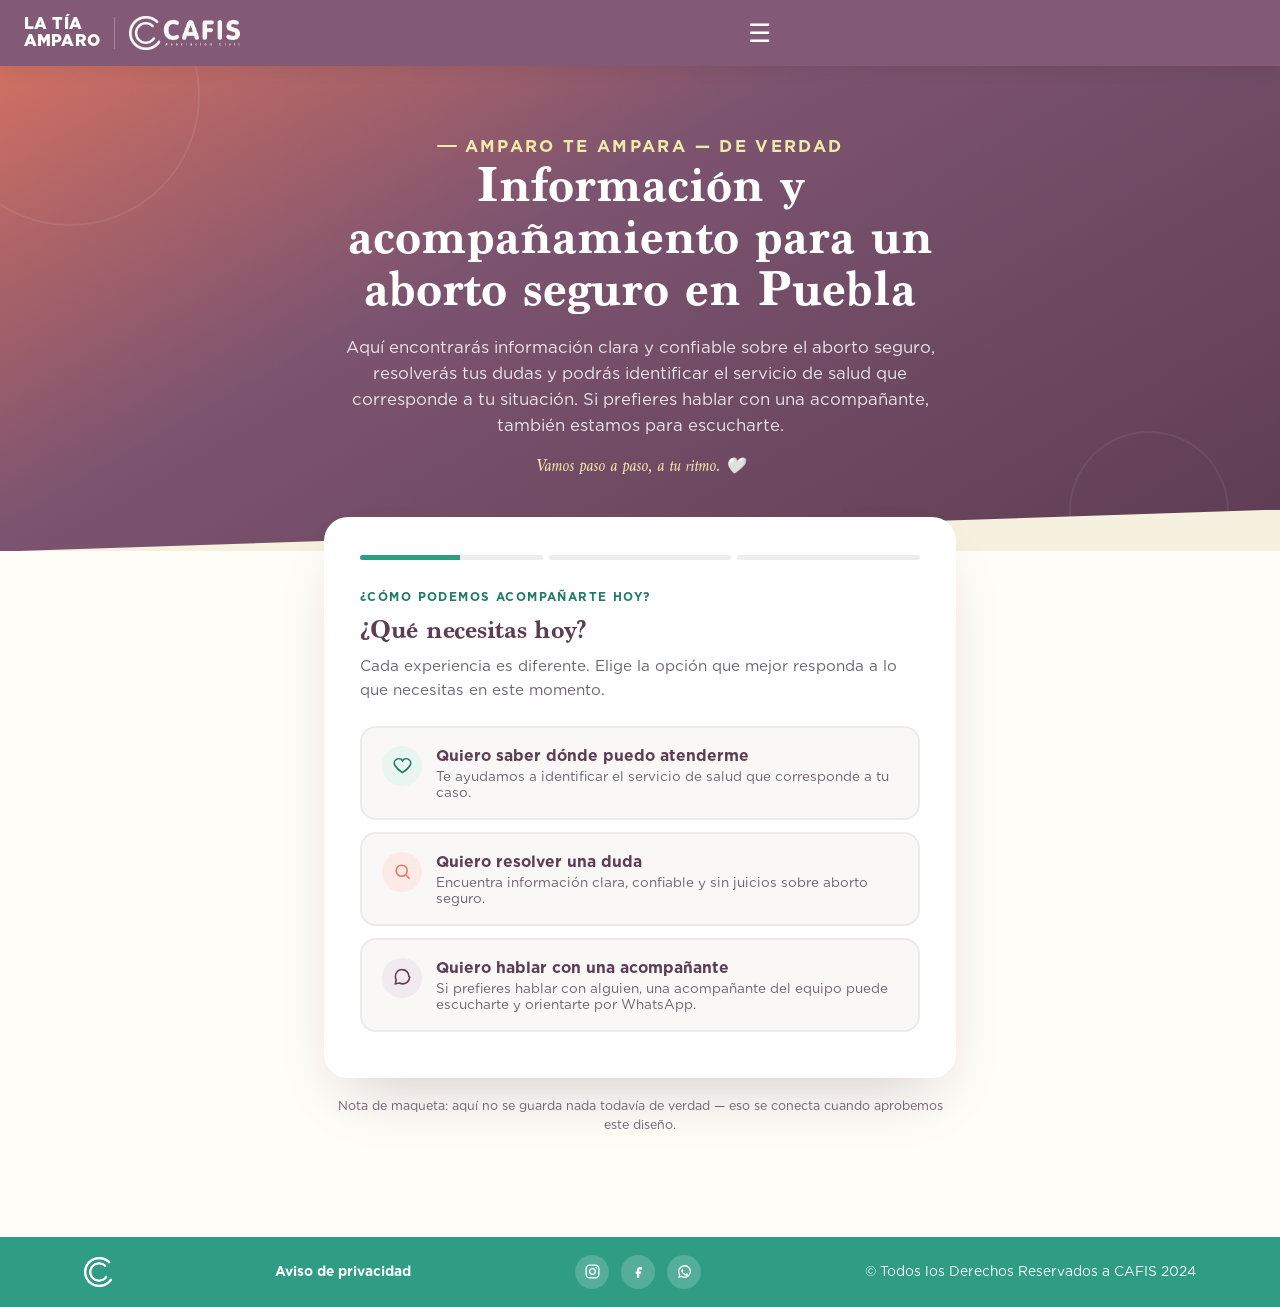
<file: te-ayudamos-b.html>
<!doctype html>
<html lang="es">
<head>
<meta charset="UTF-8">
<meta name="viewport" content="width=device-width, initial-scale=1">
<title>¿En qué te ayudamos? — La Tía Amparo | CAFIS A.C.</title>
<meta name="description" content="Responde unas preguntas y te orientamos al momento — o te ponemos en contacto con el equipo si lo necesitas.">
<link rel="stylesheet" href="assets/css/style.css?v=9">
<link rel="stylesheet" href="assets/css/wizard-b.css">
</head>
<body>
<a class="skip-link" href="#main">Saltar al contenido</a>

<header class="site-header">
  <div class="container">
    <div class="brand">
      <div class="brand-wordmark">LA TÍA<br>AMPARO</div>
      <div class="brand-divider"></div>
      <img class="cafis-mark" src="assets/img/cafis-logo-h-blanco.png" alt="CAFIS A.C.">
    </div>
    <button class="nav-toggle" aria-label="Abrir menú" aria-expanded="false">☰</button>
    <nav class="main-nav">
      <a href="te-ayudamos-b.html" class="active">Inicio</a>
      <a href="aborto-legal.html">Aborto Legal</a>
      <a href="datos-aborteros.html">Datos Aborteros</a>
      <a href="testimonios.html">Testimonios</a>
      <a href="te-ayudamos-b.html#buscar">Dudas</a>
      <a href="https://wa.link/bzdji9" class="nav-cta">WhatsApp</a>
    </nav>
  </div>
</header>

<main id="main">

  <section class="wizard-hero grain edge-cut edge-to-crema">
    <span class="blob blob-fill" style="width:260px;height:260px;border:2px solid rgba(255,255,255,.5);top:-100px;left:-60px;"></span>
    <span class="blob blob-fill" style="width:160px;height:160px;border:2px solid rgba(255,255,255,.4);bottom:-40px;right:4%;"></span>
    <div class="container reveal">
      <p class="eyebrow">Amparo te ampara — de verdad</p>
      <h1>Información y acompañamiento para un aborto seguro en Puebla</h1>
      <p>Aquí encontrarás información clara y confiable sobre el aborto seguro, resolverás tus dudas y podrás identificar el servicio de salud que corresponde a tu situación. Si prefieres hablar con una acompañante, también estamos para escucharte.</p>
      <span class="warm-note">Vamos paso a paso, a tu ritmo. 🤍</span>
    </div>
  </section>

  <div class="wizard-wrap">
    <div class="wizard-card">

      <div class="wizard-progress" id="w-progress">
        <span class="current"><i></i></span>
        <span><i></i></span>
        <span><i></i></span>
      </div>

      <!-- PASO 1: elección inicial -->
      <div class="wizard-step active" data-step="1">
        <div class="kicker">¿Cómo podemos acompañarte hoy?</div>
        <h2>¿Qué necesitas hoy?</h2>
        <p class="lead">Cada experiencia es diferente. Elige la opción que mejor responda a lo que necesitas en este momento.</p>
        <div class="choice-list">
          <button type="button" class="choice-card" data-goto="elegibilidad">
            <span class="ic"><svg viewBox="0 0 24 24" fill="none" stroke="currentColor" stroke-width="2"><path d="M12 21s-7-4.5-9.5-9A5.5 5.5 0 0 1 12 6a5.5 5.5 0 0 1 9.5 6c-2.5 4.5-9.5 9-9.5 9z"/></svg></span>
            <span><span class="t">Quiero saber dónde puedo atenderme</span><span class="d">Te ayudamos a identificar el servicio de salud que corresponde a tu caso.</span></span>
          </button>
          <button type="button" class="choice-card" data-goto="buscar">
            <span class="ic"><svg viewBox="0 0 24 24" fill="none" stroke="currentColor" stroke-width="2"><circle cx="11" cy="11" r="7"/><path d="m21 21-4.3-4.3"/></svg></span>
            <span><span class="t">Quiero resolver una duda</span><span class="d">Encuentra información clara, confiable y sin juicios sobre aborto seguro.</span></span>
          </button>
          <button type="button" class="choice-card" data-goto="datos">
            <span class="ic"><svg viewBox="0 0 24 24" fill="none" stroke="currentColor" stroke-width="2"><path d="M21 11.5a8.4 8.4 0 0 1-8.6 8.5 8.5 8.5 0 0 1-4-1L3 20l1-5.4a8.4 8.4 0 0 1-1-4A8.4 8.4 0 0 1 11.6 2a8.5 8.5 0 0 1 8.5 8.6z"/></svg></span>
            <span><span class="t">Quiero hablar con una acompañante</span><span class="d">Si prefieres hablar con alguien, una acompañante del equipo puede escucharte y orientarte por WhatsApp.</span></span>
          </button>
        </div>
      </div>

      <!-- RAMA B: Elegibilidad -->
      <div class="wizard-step" data-step="elegibilidad">
        <div class="kicker">Para orientarte mejor</div>
        <h2>Unas preguntas rápidas</h2>
        <p class="lead">A qué hospital te corresponde ir depende de si tienes seguro médico (derechohabiencia) de alguna institución — por eso preguntamos esto primero.</p>
        <div class="field">
          <label>¿Cuántas semanas de embarazo tienes, aproximadamente?</label>
          <input type="number" id="w-semanas" placeholder="p. ej. 8">
        </div>
        <div class="field">
          <label for="w-menor2">¿Eres menor de edad?</label>
          <select id="w-menor2" aria-label="¿Eres menor de edad?">
            <option value="no">No</option>
            <option value="si">Sí</option>
          </select>
        </div>
        <div class="field">
          <label for="w-derecho">¿Eres derechohabiente de alguna institución? (¿tienes seguro médico?)</label>
          <select id="w-derecho" aria-label="¿Eres derechohabiente de alguna institución?">
            <option value="no">No tengo</option>
            <option value="imss">Sí, de IMSS</option>
            <option value="issstep">Sí, de ISSSTEP (estatal de Puebla)</option>
            <option value="issste">Sí, de ISSSTE (federal)</option>
            <option value="noselo">No lo sé</option>
          </select>
        </div>
        <div class="field">
          <label>¿En qué municipio estás?</label>
          <input type="text" id="w-municipio2" placeholder="p. ej. Puebla">
        </div>
        <div class="wizard-nav">
          <button type="button" class="wizard-back" data-back="1">← Volver</button>
          <span class="spacer"></span>
          <button type="button" class="btn btn-primary" id="w-elegibilidad-btn">Ver mi resultado <span class="ico">→</span></button>
        </div>
      </div>

      <!-- Derechohabiente de IMSS -->
      <div class="wizard-step" data-step="elegibilidad-imss">
        <div class="wizard-result">
          <div class="icon-circle"><svg viewBox="0 0 24 24" fill="none" stroke="currentColor" stroke-width="2.2"><path d="M20 6 9 17l-5-5"/></svg></div>
          <h2>Solo hay 2 hospitales de IMSS en todo Puebla</h2>
          <p class="lead">Por ser derechohabiente de IMSS, te corresponde uno de estos dos, según tu unidad de medicina familiar:</p>
        </div>
        <div class="hosp-mini"><div class="h3">Hospital General de Zona No. 35 — Cuautlancingo</div><div class="meta">Calle del Carmen No. 4-A, San Juan Cuautlancingo · L-V 8:00–14:00 · Corresponde a UMF 3, 4, 11, 14, 41, Huejotzingo, 47 Xoxtla</div></div>
        <div class="hosp-mini"><div class="h3">Hospital General Regional No. 36 "Carmen Serdán Alatriste"</div><div class="meta">10 Poniente No. 2721, Col. Amor, Puebla (conocido como San Alejandro) · L-V 8:00–14:00 · Resto de unidades médico familiares</div></div>
        <div class="empty-note" style="margin:14px 0;"><span>⚠️</span><span>El Hospital de La Margarita <strong>no tiene servicio de ginecología</strong> — no acudas ahí.</span></div>
        <div class="doc-placeholder">
          <span class="dp-ic">📄</span>
          <div><div class="dp-t">Antes de acudir: date de alta en tu unidad de medicina familiar (UMF)</div><div class="dp-d">No necesitas una orden de tu UMF para ir. Luego acude a la jefatura de ginecología (lunes a viernes, de 8 a 14h) llevando: tu carnet de vigencia de derechos (te lo entrega tu UMF al darte de alta — no se descarga por internet <span class="pending-tag">confirmar si existe trámite en línea</span>), un ultrasonido (ecografía) de menos de 12.6 semanas de embarazo, tu CURP, una identificación oficial, un comprobante de domicilio y una copia del acta de nacimiento.</div></div>
        </div>
        <div class="doc-placeholder">
          <span class="dp-ic">💬</span>
          <div><div class="dp-t">Chatbot IMSS para ILE (Interrupción Legal del Embarazo)</div><div class="dp-d">Información directa por WhatsApp del propio IMSS.</div></div>
          <a href="https://wa.me/5215545950448" target="_blank" rel="noopener" class="dp-btn">55 4595 0448 →</a>
        </div>
        <div class="still-need">
          <a href="#" data-goto="1">← Volver a las opciones</a> &nbsp;·&nbsp;
          <a href="#" data-goto="datos">¿Dudas sobre cuál te toca? Cuéntanos y te contactamos →</a>
        </div>
      </div>

      <!-- Derechohabiente de ISSSTEP (estatal) -->
      <div class="wizard-step" data-step="elegibilidad-issstep">
        <div class="wizard-result">
          <div class="icon-circle"><svg viewBox="0 0 24 24" fill="none" stroke="currentColor" stroke-width="2.2"><path d="M20 6 9 17l-5-5"/></svg></div>
          <h2>Te corresponde el Complejo Central del ISSSTEP</h2>
          <p class="lead">Por ser derechohabiente del ISSSTEP (estatal de Puebla):</p>
        </div>
        <div class="hosp-mini"><div class="h3">ISSSTEP — Complejo Central del Instituto</div><div class="meta">Calle Venustiano Carranza 810, Col. San Baltazar Campeche, C.P. 72550, Puebla · L-V 8:00–14:00</div></div>
        <div class="doc-placeholder">
          <span class="dp-ic">📄</span>
          <div><div class="dp-t">Lleva tu credencial de derechohabiente del ISSSTEP</div><div class="dp-d">Si eres menor de edad, ven acompañada de tu padre, madre o tutor con identificación oficial.</div></div>
        </div>
        <div class="still-need">
          <a href="#" data-goto="1">← Volver a las opciones</a> &nbsp;·&nbsp;
          <a href="#" data-goto="datos">¿Dudas sobre tu caso? Cuéntanos y te contactamos →</a>
        </div>
      </div>

      <!-- Derechohabiente de ISSSTE (federal) -->
      <div class="wizard-step" data-step="elegibilidad-issste">
        <div class="wizard-result">
          <div class="icon-circle"><svg viewBox="0 0 24 24" fill="none" stroke="currentColor" stroke-width="2.2"><path d="M20 6 9 17l-5-5"/></svg></div>
          <h2>Acude a tu unidad médica del ISSSTE</h2>
          <p class="lead">Requisitos: ser derechohabiente y acudir a la unidad médica que te corresponda. En el estado de Puebla son: CMFE (Clínica de Medicina Familiar con Especialidades) Puebla, Clínica Hospital (CH) Teziutlán, CH Huauchinango, CH Tehuacán, Hospital Regional de Alta Especialidad (HR/HAE) Puebla.</p>
        </div>
        <div class="doc-placeholder">
          <span class="dp-ic">📄</span>
          <div><div class="dp-t">Lleva tu credencial de derechohabiente del ISSSTE</div><div class="dp-d">Como derechohabiente no necesitas constancia de no derechohabiencia — solo tu credencial vigente.</div></div>
        </div>
        <div class="empty-note" style="margin:14px 0;"><span>ℹ️</span><span>Para saber exactamente cuál te corresponde según tu domicilio, consulta www.issste.gob.mx o llama al 55 4000 1000.</span></div>
        <div class="still-need">
          <a href="#" data-goto="1">← Volver a las opciones</a> &nbsp;·&nbsp;
          <a href="#" data-goto="datos">¿Dudas sobre tu caso? Cuéntanos y te contactamos →</a>
        </div>
      </div>

      <!-- No sabe si tiene derechohabiencia -->
      <div class="wizard-step" data-step="elegibilidad-noselo">
        <div class="wizard-result is-alert">
          <div class="icon-circle"><svg viewBox="0 0 24 24" fill="none" stroke="currentColor" stroke-width="2.2"><path d="M12 9v4M12 17h.01M10.3 3.9 2.4 18a2 2 0 0 0 1.7 3h15.8a2 2 0 0 0 1.7-3L13.7 3.9a2 2 0 0 0-3.4 0z"/></svg></div>
          <h2>Puedes comprobarlo tú misma</h2>
          <p class="lead">Saber si tienes derechohabiencia (seguro médico de alguna institución) es el primer paso para saber qué hospital te corresponde. Puedes tramitarlo en línea:</p>
        </div>
        <div class="doc-placeholder">
          <span class="dp-ic">📄</span>
          <div><div class="dp-t">Constancia de no derechohabiencia — IMSS</div><div class="dp-d">Trámite digital en el sitio oficial del IMSS.</div></div>
          <a href="https://digital.imss.gob.mx/derechohabiencia/tramite/solicitudConstancia" target="_blank" rel="noopener" class="dp-btn">Ir al trámite →</a>
        </div>
        <div class="doc-placeholder">
          <span class="dp-ic">📄</span>
          <div><div class="dp-t">Constancia de no derechohabiencia — ISSSTE</div><div class="dp-d">Trámite digital en la oficina virtual del ISSSTE.</div></div>
          <a href="https://oficinavirtual.issste.gob.mx/Servicios/Acreditación-de-no-Afiliación" target="_blank" rel="noopener" class="dp-btn">Ir al trámite →</a>
        </div>
        <div class="still-need">
          <p>¿Prefieres que te ayudemos a confirmarlo?</p>
          <a href="#" data-goto="1">← Volver a las opciones</a> &nbsp;·&nbsp;
          <a href="#" data-goto="datos">Cuéntanos y te ayudamos a confirmarlo →</a>
        </div>
      </div>

      <!-- No derechohabiente: resultado dinámico según municipio (ver JS) -->
      <div class="wizard-step" data-step="elegibilidad-no-resultado">
        <div class="wizard-result" id="w-no-result-head">
          <div class="icon-circle"><svg viewBox="0 0 24 24" fill="none" stroke="currentColor" stroke-width="2.2"><path d="M20 6 9 17l-5-5"/></svg></div>
          <h2 id="w-no-result-title">Puedes acudir directamente</h2>
          <p class="lead" id="w-no-result-lead"></p>
        </div>
        <div id="w-no-result-hosp"></div>
        <p style="margin:8px 0 0; font-size:.85rem;"><a href="aborto-legal.html" style="color:var(--verd-deep); font-weight:700;">Ver el listado completo de hospitales →</a></p>
        <div class="info-block" style="margin-top:14px;">
          <h3>Qué llevar</h3>
          <ul>
            <li>Un ultrasonido (ecografía) de menos de 12.6 semanas de embarazo.</li>
            <li>Tu registro IMSS Bienestar. <strong>Si no cuentas con él</strong>, en su lugar necesitas <strong>las dos</strong> constancias de no derechohabiencia: la de IMSS <strong>y</strong> la de ISSSTE (no solo una).</li>
            <li>4 copias de tu CURP.</li>
            <li>2 copias de tu INE u otra identificación.</li>
            <li>1 comprobante de domicilio.</li>
            <li>Copia del acta de nacimiento, si eres menor de edad.</li>
          </ul>
        </div>
        <div class="doc-placeholder">
          <span class="dp-ic">📄</span>
          <div><div class="dp-t">Registro IMSS Bienestar</div><div class="dp-d">Si te registras aquí, no necesitas tramitar constancia de no derechohabiencia.</div></div>
          <a href="https://registro.imssbienestar.gob.mx/" target="_blank" rel="noopener" class="dp-btn">Ir al registro →</a>
        </div>
        <div class="doc-placeholder">
          <span class="dp-ic">📄</span>
          <div><div class="dp-t">Constancia de no derechohabiencia — IMSS</div><div class="dp-d">Trámite digital en el sitio oficial del IMSS.</div></div>
          <a href="https://digital.imss.gob.mx/derechohabiencia/tramite/solicitudConstancia" target="_blank" rel="noopener" class="dp-btn">Ir al trámite →</a>
        </div>
        <div class="doc-placeholder">
          <span class="dp-ic">📄</span>
          <div><div class="dp-t">Constancia de no derechohabiencia — ISSSTE</div><div class="dp-d">Trámite digital en la oficina virtual del ISSSTE.</div></div>
          <a href="https://oficinavirtual.issste.gob.mx/Servicios/Acreditación-de-no-Afiliación" target="_blank" rel="noopener" class="dp-btn">Ir al trámite →</a>
        </div>
        <div class="doc-placeholder">
          <span class="dp-ic">💬</span>
          <div><div class="dp-t">Línea de orientación y consejería — Programa Aborto Seguro Puebla</div><div class="dp-d">Atención directa si tienes dudas sobre tu caso.</div></div>
          <a href="tel:2226615059" class="dp-btn">222 661 5059 →</a>
        </div>
        <div class="still-need">
          <a href="#" data-goto="1">← Volver a las opciones</a> &nbsp;·&nbsp;
          <a href="#" data-goto="datos">¿Dudas? Cuéntanos y te contactamos →</a>
        </div>
      </div>

      <div class="wizard-step" data-step="elegibilidad-fuera">
        <div class="wizard-result is-alert">
          <div class="icon-circle"><svg viewBox="0 0 24 24" fill="none" stroke="currentColor" stroke-width="2.2"><path d="M12 9v4M12 17h.01M10.3 3.9 2.4 18a2 2 0 0 0 1.7 3h15.8a2 2 0 0 0 1.7-3L13.7 3.9a2 2 0 0 0-3.4 0z"/></svg></div>
          <h2>Tu caso necesita una valoración personal</h2>
          <p class="lead">Por las semanas que nos comentas, el equipo necesita revisar tu situación directamente — puede que aun así tengas opciones. Cuéntanos un poco y te contactamos.</p>
        </div>
        <div class="wizard-nav">
          <button type="button" class="wizard-back" data-back="1">← Volver</button>
          <span class="spacer"></span>
          <a href="#" data-goto="datos" class="btn btn-primary">Cuéntanos tu caso <span class="ico">→</span></a>
        </div>
      </div>

      <div class="wizard-step" data-step="elegibilidad-menor">
        <div class="wizard-result is-alert">
          <div class="icon-circle"><svg viewBox="0 0 24 24" fill="none" stroke="currentColor" stroke-width="2.2"><path d="M12 9v4M12 17h.01M10.3 3.9 2.4 18a2 2 0 0 0 1.7 3h15.8a2 2 0 0 0 1.7-3L13.7 3.9a2 2 0 0 0-3.4 0z"/></svg></div>
          <h2>Vamos a acompañarte con más cuidado</h2>
          <p class="lead">Es posible el acompañamiento siendo menor de edad, siempre y cuando sea tu decisión — pero se requiere la presencia de tus progenitores o tutores legales. El equipo puede explicarte bien cómo hacerlo.</p>
        </div>
        <div class="wizard-nav">
          <button type="button" class="wizard-back" data-back="1">← Volver</button>
          <span class="spacer"></span>
          <a href="#" data-goto="datos" class="btn btn-primary">Cuéntanos tu caso <span class="ico">→</span></a>
        </div>
      </div>

      <!-- RAMA C: Buscar FAQ -->
      <div class="wizard-step" data-step="buscar">
        <div class="kicker">Busca tu duda</div>
        <h2>¿Qué quieres saber?</h2>
        <div class="search-box">
          <svg viewBox="0 0 24 24" fill="none" stroke="currentColor" stroke-width="2"><circle cx="11" cy="11" r="7"/><path d="m21 21-4.3-4.3"/></svg>
          <input type="text" id="w-faq-search" placeholder="p. ej. costo, menor de edad, semanas...">
        </div>
        <div class="faq-inline" id="w-faq-list">
          <details data-kw="costo gratis gratuito precio dinero"><summary>¿Tiene costo?</summary><div class="a">No, los servicios en el sector salud son completamente gratuitos.</div></details>
          <details data-kw="horario atencion tia amparo whatsapp"><summary>¿La tía Amparo tiene horario de atención?</summary><div class="a">Lunes a viernes de 10:00 a 17:00 horas, solo por WhatsApp.</div></details>
          <details data-kw="semanas limite tiempo"><summary>¿Hay un límite de semanas?</summary><div class="a">El límite para la Interrupción Legal del Embarazo en el sector salud es de 12.6 semanas. Existen otras causales legales que no especifican límite de semanas.</div></details>
          <details data-kw="medicamento misoprostol mifepristona pastillas dosis"><summary>¿Cómo es el aborto con medicamentos?</summary><div class="a">Hay dos opciones: solo misoprostol (4 pastillas cada 3 horas), o la combinación de mifepristona (1 pastilla) y misoprostol (4 pastillas 24 horas después). El medicamento produce contracciones en el útero y provoca el sangrado.</div></details>
          <details data-kw="ameu succion cirugia"><summary>¿Cómo es el aborto con AMEU?</summary><div class="a">Técnica de succión moderna recomendada por la OMS; dura 10–15 minutos, sin hospitalización.</div></details>
          <details data-kw="despues recomendaciones cuidados"><summary>¿Qué recomendaciones hay después?</summary><div class="a">Evita relaciones sexuales, tampones o copa menstrual y ejercicio intenso los primeros días, para favorecer la recuperación y prevenir infecciones. Mantente hidratada y consume alimentos ricos en hierro. Puedes embarazarte de nuevo de inmediato, así que es buena idea recibir asesoría sobre anticoncepción y, de ser posible, realiza un ultrasonido o revisión ginecológica dos semanas después.</div></details>
          <details data-kw="menor edad tutor joven adolescente"><summary>¿Qué pasa si soy menor de edad?</summary><div class="a">Es posible el acompañamiento siempre que sea tu decisión, pero se requiere presencia de tutores legales.</div></details>
          <details data-kw="tiempo tarda rapido cuanto"><summary>¿Cuánto se puede tardar?</summary><div class="a">Por lo regular se brinda la atención el mismo día si se cumplen los requisitos.</div></details>
          <details data-kw="trato discriminacion respeto atencion"><summary>¿Cómo deben darme la atención?</summary><div class="a">Anteponiendo tu vida, bienestar y autonomía, sin estigma ni discriminación.</div></details>
          <details data-kw="niegan negativa rechazo queja"><summary>¿Qué hago si me niegan el servicio?</summary><div class="a">Documenta la situación y presenta una queja en los mecanismos de cada hospital.</div></details>
          <details data-kw="hospital acudir donde ir cual me corresponde"><summary>¿A qué hospital debo ir?</summary><div class="a">No puedes elegir cualquiera: depende de si tienes seguro médico (derechohabiencia) de alguna institución — si eres de IMSS, ISSSTEP o ISSSTE te toca un hospital específico; si no tienes, hay hospitales generales según tu municipio. Usa la opción <strong>"Quiero saber dónde puedo atenderme"</strong> del inicio para verlo exacto según tu caso.</div></details>
        </div>
        <p class="no-match" id="w-faq-empty" style="display:none;">No encontramos nada con esas palabras — prueba con otra o escríbenos directamente.</p>

        <div class="still-need">
          <a href="#" data-goto="1">← Volver a las opciones</a> &nbsp;·&nbsp;
          <a href="#" data-goto="datos">¿Aún tienes dudas? Cuéntanos y te contactamos →</a>
        </div>
      </div>

      <!-- RAMA D: Hablar directamente / formulario único de acceso a servicio -->
      <div class="wizard-step" data-step="datos">
        <div class="kicker">Antes de escribirte</div>
        <h2>Cuéntanos un poco de tu situación</h2>
        <p class="lead">Son pocas preguntas y son sencillas — así el equipo ya sabe lo esencial y no tienes que repetirlo todo por WhatsApp.</p>
        <div class="wizard-row2">
          <div class="field">
            <label>¿Cuántas semanas de embarazo tienes, aproximadamente?</label>
            <input type="number" id="w-semanas3" placeholder="p. ej. 8">
          </div>
          <div class="field">
            <label>Edad</label>
            <input type="number" id="w-edad" placeholder="24">
          </div>
        </div>
        <div class="field">
          <label for="w-derecho2">¿Eres derechohabiente de alguna institución? (¿tienes seguro médico?)</label>
          <select id="w-derecho2" aria-label="¿Eres derechohabiente de alguna institución?">
            <option value="no">No tengo</option>
            <option value="imss">Sí, de IMSS</option>
            <option value="issstep">Sí, de ISSSTEP (estatal de Puebla)</option>
            <option value="issste">Sí, de ISSSTE (federal)</option>
            <option value="noselo">No lo sé</option>
          </select>
        </div>
        <div class="field">
          <label>Municipio</label>
          <input type="text" id="w-municipio" placeholder="p. ej. Puebla">
        </div>
        <div class="field">
          <label>Teléfono (para que el equipo pueda ubicar tu conversación de WhatsApp)</label>
          <input type="tel" id="w-telefono" placeholder="222 000 0000">
        </div>
        <div class="checkbox-row"><input type="checkbox" id="w-indigena"><label for="w-indigena">Me identifico como población indígena</label></div>
        <div class="checkbox-row"><input type="checkbox" id="w-afromexicana"><label for="w-afromexicana">Me identifico como población afromexicana</label></div>
        <div class="checkbox-row"><input type="checkbox" id="w-lgbttiq"><label for="w-lgbttiq">Me identifico como población LGBTTTIQ+</label></div>
        <div class="checkbox-row"><input type="checkbox" id="w-discapacidad"><label for="w-discapacidad">Me identifico como persona con discapacidad</label></div>
        <div class="field">
          <label>¿Quieres contarnos algo más? (opcional)</label>
          <textarea id="w-comentario" rows="3" placeholder="Lo que quieras compartir, con tus palabras..."></textarea>
        </div>
        <div class="wizard-nav">
          <button type="button" class="wizard-back" data-back="1">← Volver</button>
          <span class="spacer"></span>
          <button type="button" class="btn btn-primary" data-goto="final">Continuar <span class="ico">→</span></button>
        </div>
      </div>

      <div class="wizard-step" data-step="final">
        <div class="kicker">Ya casi está</div>
        <h2>Vamos a conectarte por WhatsApp</h2>
        <p class="lead">El equipo verá esta información para darte seguimiento sin que tengas que repetirla.</p>
        <div class="mini-summary" id="w-resumen"></div>
        <div class="wizard-consent">
          <input type="checkbox" id="w-consent">
          <label for="w-consent">Acepto que CAFIS guarde esta información de forma privada, únicamente para poder ayudarme y dar seguimiento a mi caso.</label>
        </div>
        <p class="privacy-note">Tus datos se manejan de forma confidencial, conforme a la normativa de protección de datos personales aplicable, y se usan únicamente por CAFIS con fines estadísticos internos del servicio — nunca se comparten con terceros.</p>
        <div class="wizard-nav">
          <button type="button" class="wizard-back" data-back="datos">← Volver</button>
          <span class="spacer"></span>
          <a href="https://wa.link/bzdji9" class="btn btn-primary" id="w-whatsapp-btn">Continuar por WhatsApp <span class="ico">→</span></a>
        </div>
      </div>

    </div>

    <p style="text-align:center; font-size:.78rem; color:var(--tinta-suau); margin-top:18px;">
      Nota de maqueta: aquí no se guarda nada todavía de verdad — eso se conecta cuando aprobemos este diseño.
    </p>
  </div>

</main>

<footer class="site-footer">
  <div class="container">
    <div class="footer-bottom">
      <img class="cafis-mark" src="assets/img/cafis-isotipo-blanco.png" alt="CAFIS A.C.">
      <div class="footer-links"><a href="#">Aviso de privacidad</a></div>
      <div class="socials">
        <a href="#" aria-label="Instagram"><svg viewBox="0 0 24 24" fill="none" stroke="currentColor" stroke-width="1.8"><rect x="3" y="3" width="18" height="18" rx="5"/><circle cx="12" cy="12" r="4"/><circle cx="17.2" cy="6.8" r="1.1" fill="currentColor" stroke="none"/></svg></a>
        <a href="#" aria-label="Facebook"><svg viewBox="0 0 24 24" fill="currentColor"><path d="M14 9h3V5.5h-3C11.8 5.5 10 7.3 10 9.5V12H8v3h2v6h3v-6h2.6l.4-3H13V9.6c0-.4.3-.6.7-.6H14z"/></svg></a>
        <a href="https://wa.link/bzdji9" aria-label="WhatsApp"><svg viewBox="0 0 24 24" fill="currentColor"><path d="M12 3a9 9 0 0 0-7.6 13.8L3 21l4.3-1.4A9 9 0 1 0 12 3zm0 1.8a7.2 7.2 0 1 1-3.8 13.3l-.3-.2-2.6.8.8-2.5-.2-.3A7.2 7.2 0 0 1 12 4.8zm-3.1 3.6c-.2 0-.5 0-.6.3-.2.3-.8 1-.8 2.3s.8 2.6.9 2.8c.1.2 1.6 2.5 4 3.5 2 .8 2.4.6 2.8.6.5 0 1.6-.6 1.8-1.2.2-.6.2-1.1.2-1.2-.1-.1-.2-.2-.5-.3-.2-.1-1.6-.8-1.8-.9-.2-.1-.4-.1-.6.1-.2.3-.6.9-.8 1-.1.2-.3.2-.5.1-.3-.1-1.1-.4-2-1.3-.8-.7-1.3-1.6-1.4-1.8-.1-.2 0-.4.1-.5l.4-.5c.1-.2.2-.3.2-.5.1-.2 0-.4 0-.5-.1-.1-.6-1.5-.8-2-.2-.5-.4-.5-.6-.5z"/></svg></a>
      </div>
      <span>© Todos los Derechos Reservados a CAFIS 2024</span>
    </div>
  </div>
</footer>

<script src="assets/js/main.js"></script>
<script>
(function(){
  const steps = document.querySelectorAll(".wizard-step");

  function show(name){
    if (name === "datos") prefillDatos();
    steps.forEach(s => s.classList.toggle("active", s.dataset.step === name));
    window.scrollTo({ top: document.querySelector(".wizard-wrap").offsetTop - 20, behavior: "smooth" });
  }

  // Si ya contestó semanas/derechohabiencia/municipio en "elegibilidad", no se le
  // vuelve a preguntar en el formulario final — se copia automáticamente.
  function prefillDatos(){
    const semanasOrigen = document.getElementById("w-semanas");
    const derechoOrigen = document.getElementById("w-derecho");
    const municipioOrigen = document.getElementById("w-municipio2");
    const semanasDestino = document.getElementById("w-semanas3");
    const derechoDestino = document.getElementById("w-derecho2");
    const municipioDestino = document.getElementById("w-municipio");
    if (semanasOrigen && semanasOrigen.value && !semanasDestino.value) semanasDestino.value = semanasOrigen.value;
    if (derechoOrigen && derechoOrigen.value && derechoDestino.value === "no") derechoDestino.value = derechoOrigen.value;
    if (municipioOrigen && municipioOrigen.value && !municipioDestino.value) municipioDestino.value = municipioOrigen.value;
  }

  document.querySelectorAll("[data-goto]").forEach(btn => {
    btn.addEventListener("click", (e) => { e.preventDefault(); show(btn.dataset.goto); });
  });
  document.querySelectorAll("[data-back]").forEach(btn => {
    btn.addEventListener("click", () => show(btn.dataset.back));
  });

  // Municipios con Hospital General confirmado (fuente: carpeta "Servicios Salud ILE", jul 2026)
  const HOSPITALES_MUNICIPIO = [
    { kw: ["puebla capital", "agua santa"], nombre: "Hospital de la Mujer — Puebla", meta: "Antiguo Camino a Guadalupe Hidalgo no. 11350, Col. Agua Santa · Consultorio 13 · Lun–vie 8:00–10:00 a.m." },
    { kw: ["puebla"], nombre: "Hospital de la Mujer / Hospital General de Zona Norte \"Bicentenario\" — Puebla", meta: "Puebla capital tiene 2 opciones: Hospital de la Mujer (Antiguo Camino a Guadalupe Hidalgo 11350, L-V 8:00–10:00 a.m.) o Hospital General de Zona Norte \"Bicentenario de la Independencia\" (Calle 88 Poniente y 7 Norte s/n, Col. Villa Frontera, C.P. 72230, L-V desde 8:00 a.m.)." },
    { kw: ["tehuac"], nombre: "Hospital General de Tehuacán", meta: "Calle 19 Poniente No. 3800, Col. El Riego, C.P. 75763, Tehuacán · Lun–vie desde 8:00 a.m." },
    { kw: ["atlixco"], nombre: "Hospital General de Atlixco \"Gonzalo Río Arronte\"", meta: "Carretera Puebla-Matamoros No. 2704, C.P. 74360, Atlixco · Lun–vie 8:00–13:00" },
    { kw: ["acatl"], nombre: "Hospital General de Acatlán de Osorio", meta: "Carretera México-Oaxaca S/n, La Palma, 74940 Acatlán · Lun–vie 8:00–14:00" },
    { kw: ["huauchinango"], nombre: "Hospital General de Huauchinango", meta: "Calle Ini No. 7, Col. Fetse, C.P. 73160, Huauchinango · Lun–vie desde 8:00 a.m. · módulo MATER" },
    { kw: ["izucar", "izúcar", "matamoros"], nombre: "Hospital General de Izúcar de Matamoros", meta: "Camino Blanco no. 5, Col. Barrio de San Juan Piaxtla, 74400 Izúcar de Matamoros · Sábado y domingo, 12:00–17:00 (único con horario de fin de semana)" },
    { kw: ["tecamachalco"], nombre: "Hospital General de Tecamachalco", meta: "Av. Miguel Hidalgo No. 2423, Col. Los Arcos/San José, C.P. 75482, Tecamachalco · Lun–vie desde 8:00 a.m." },
    { kw: ["tepeaca"], nombre: "Hospital General de Tepeaca", meta: "Blvd. Dr. Antonio López Rosas S/N, Col. San Isidro, C.P. 75200, Tepeaca · Lun–vie 8:00–12:00 · módulo MATER" },
    { kw: ["teziutl"], nombre: "Hospital General de Teziutlán", meta: "Bugambilias #7, Col. Xoloateno, C.P. 73800, Teziutlán · abierto 24h, 365 días" },
    { kw: ["tlatlauqui"], nombre: "Hospital General de Tlatlauquitepec", meta: "Av. Reforma No. 161, Col. Centro, C.P. 73900, Tlatlauquitepec · Lun–vie 8:00–12:00" },
    { kw: ["zacatl"], nombre: "Hospital General de Zacatlán", meta: "Calle del Roble No. 7, Barrio de San Bartolo, C.P. 73310, Zacatlán · Lun–vie desde 8:00 a.m." },
  ];

  function buscaHospitalPorMunicipio(municipio) {
    return HOSPITALES_MUNICIPIO.find(h => h.kw.some(k => municipio.includes(k)));
  }

  // Rama B: decide resultado (semanas → menor → derechohabiencia → municipio)
  document.getElementById("w-elegibilidad-btn").addEventListener("click", () => {
    const semanas = parseFloat(document.getElementById("w-semanas").value);
    const menor = document.getElementById("w-menor2").value;
    const derecho = document.getElementById("w-derecho").value;
    const municipio = (document.getElementById("w-municipio2").value || "").trim().toLowerCase();

    if (menor === "si") { show("elegibilidad-menor"); return; }
    if (!isNaN(semanas) && semanas > 12.6) { show("elegibilidad-fuera"); return; }

    if (derecho === "imss") { show("elegibilidad-imss"); return; }
    if (derecho === "issstep") { show("elegibilidad-issstep"); return; }
    if (derecho === "issste") { show("elegibilidad-issste"); return; }
    if (derecho === "noselo") { show("elegibilidad-noselo"); return; }

    // derecho === "no": buscamos su municipio entre los 12 confirmados
    const match = buscaHospitalPorMunicipio(municipio);
    if (match) {
      document.getElementById("w-no-result-title").textContent = "Puedes acudir directamente";
      document.getElementById("w-no-result-lead").textContent = "Al no ser derechohabiente, puedes acudir a:";
      document.getElementById("w-no-result-hosp").innerHTML =
        `<div class="hosp-mini"><div class="h3">${match.nombre}</div><div class="meta">${match.meta}</div></div>`;
    } else {
      document.getElementById("w-no-result-title").textContent = "Aún no tenemos confirmado tu municipio";
      document.getElementById("w-no-result-lead").textContent = "No todos los municipios tienen servicio directo — mejor confírmalo con nosotras. Estos son los 12 municipios confirmados hasta ahora:";
      document.getElementById("w-no-result-hosp").innerHTML =
        `<div class="hosp-mini"><div class="meta">Puebla capital, Tehuacán, Atlixco, Acatlán de Osorio, Huauchinango, Izúcar de Matamoros, Tecamachalco, Tepeaca, Teziutlán, Tlatlauquitepec, Zacatlán.</div></div>`;
    }
    show("elegibilidad-no-resultado");
  });

  // Rama C: buscador FAQ en vivo
  const searchInput = document.getElementById("w-faq-search");
  if (searchInput){
    searchInput.addEventListener("input", () => {
      const q = searchInput.value.trim().toLowerCase();
      const items = document.querySelectorAll("#w-faq-list details");
      let visible = 0;
      items.forEach(d => {
        const match = !q || d.dataset.kw.includes(q) || d.textContent.toLowerCase().includes(q);
        d.style.display = match ? "" : "none";
        if (match) visible++;
      });
      document.getElementById("w-faq-empty").style.display = visible ? "none" : "block";
    });
  }

  // Rama D: resumen + consentimiento
  document.getElementById("w-whatsapp-btn").addEventListener("click", function(e){
    if (!document.getElementById("w-consent").checked){
      e.preventDefault();
      alert("Marca la casilla de consentimiento para continuar.");
    }
  });
  const finalStep = document.querySelector('[data-step="final"]');
  const observer = new MutationObserver(() => {
    if (finalStep.classList.contains("active")){
      const DERECHO_LABEL = { no: "No tiene", imss: "IMSS", issstep: "ISSSTEP (estatal)", issste: "ISSSTE (federal)", noselo: "No lo sabe" };
      const semanas = document.getElementById("w-semanas3").value || "(sin indicar)";
      const derecho = DERECHO_LABEL[document.getElementById("w-derecho2").value] || "(sin indicar)";
      const municipio = document.getElementById("w-municipio").value || "(sin indicar)";
      const edad = document.getElementById("w-edad").value || "(sin indicar)";
      const telefono = document.getElementById("w-telefono").value || "(sin indicar)";
      const indigena = document.getElementById("w-indigena").checked ? "Sí" : "No";
      const afromexicana = document.getElementById("w-afromexicana").checked ? "Sí" : "No";
      const lgbttiq = document.getElementById("w-lgbttiq").checked ? "Sí" : "No";
      const discapacidad = document.getElementById("w-discapacidad").checked ? "Sí" : "No";
      const comentario = document.getElementById("w-comentario").value;
      document.getElementById("w-resumen").innerHTML =
        "<b>Semanas de embarazo:</b> " + semanas +
        "<br><b>Derechohabiencia:</b> " + derecho +
        "<br><b>Municipio:</b> " + municipio + "<br><b>Edad:</b> " + edad +
        "<br><b>Teléfono:</b> " + telefono +
        "<br><b>Población indígena:</b> " + indigena +
        "<br><b>Población afromexicana:</b> " + afromexicana +
        "<br><b>Población LGBTTTIQ+:</b> " + lgbttiq +
        "<br><b>Persona con discapacidad:</b> " + discapacidad +
        (comentario ? "<br><b>Nota:</b> " + comentario : "");
    }
  });
  observer.observe(finalStep, { attributes: true, attributeFilter: ["class"] });

  // Permite enlazar directamente a un paso del wizard desde la barra de
  // navegación de cualquier página (p. ej. te-ayudamos-b.html#buscar).
  const hashStep = location.hash.replace("#", "");
  if (hashStep && document.querySelector('[data-step="' + hashStep + '"]')) {
    show(hashStep);
  }
})();
</script>

</body>
</html>
</file>
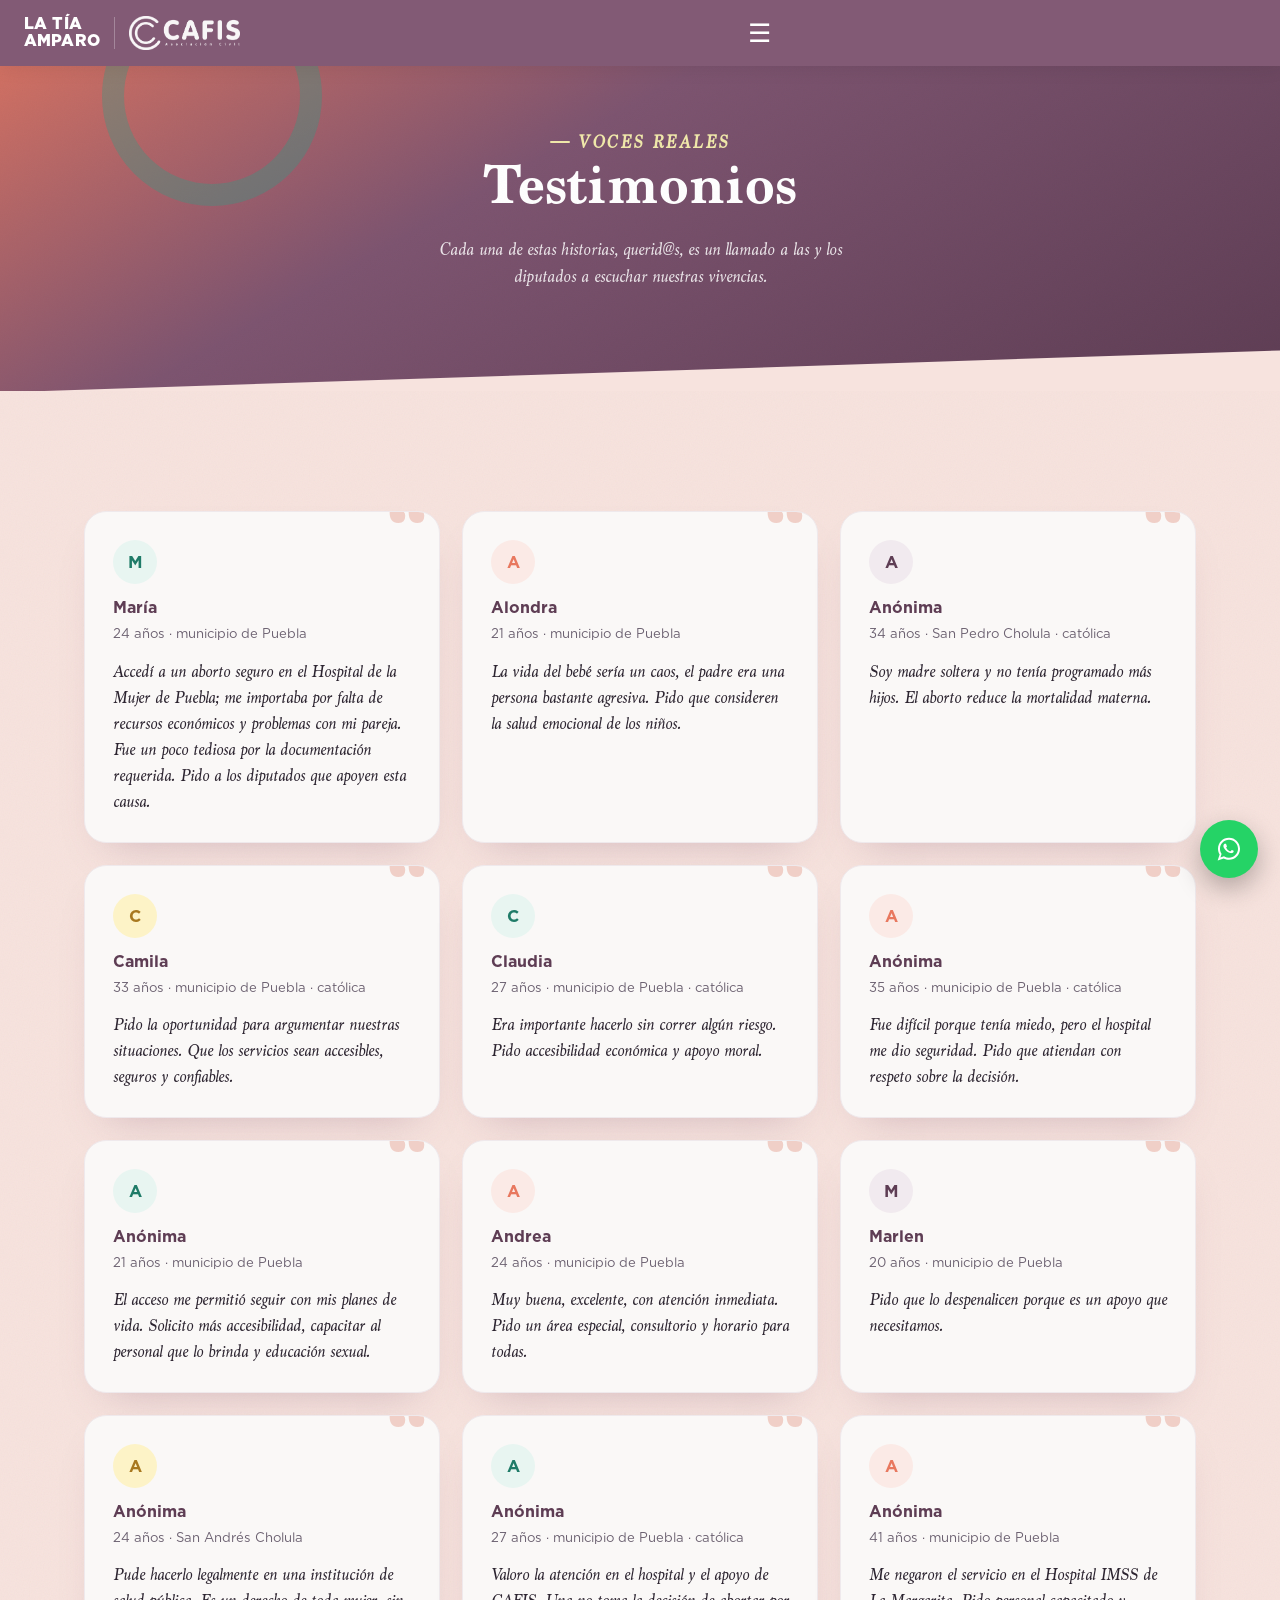
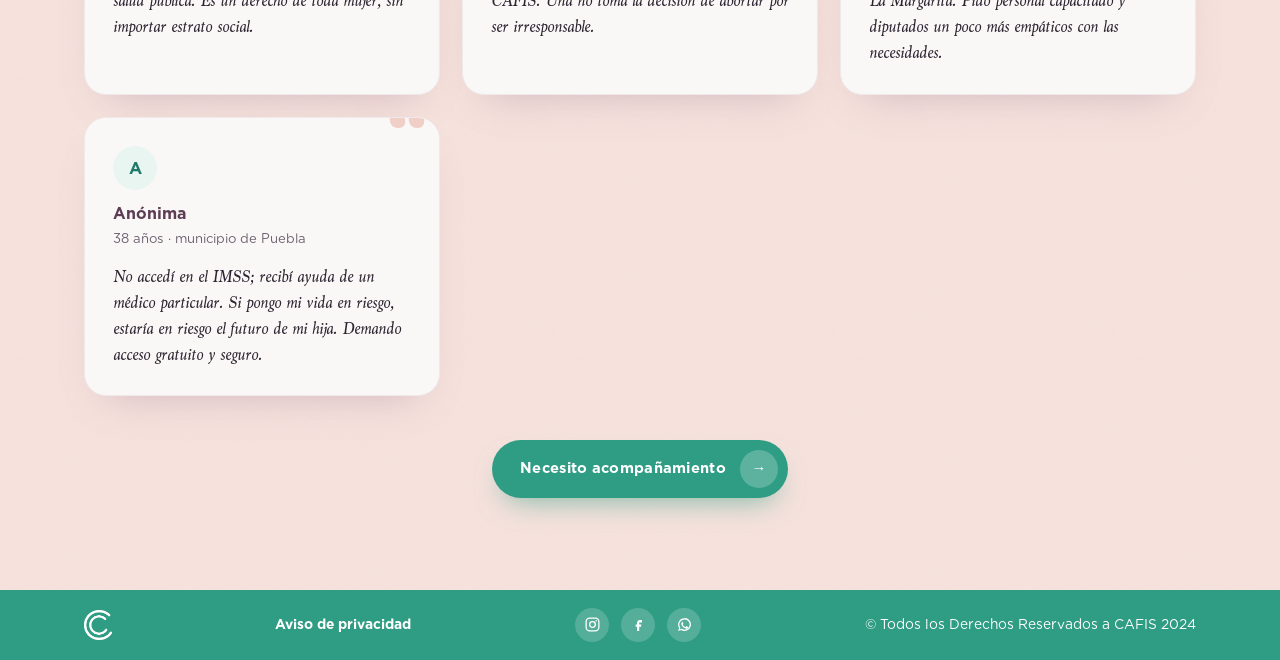
<file: testimonios.html>
<!doctype html>
<html lang="es">
<head>
<meta charset="UTF-8">
<meta name="viewport" content="width=device-width, initial-scale=1">
<title>Testimonios | La Tía Amparo — CAFIS A.C.</title>
<link rel="stylesheet" href="assets/css/style.css?v=9">
<style>
  .testi-grid{ display:grid; grid-template-columns: repeat(auto-fill, minmax(300px,1fr)); gap:22px; margin-top:44px; }
  .testi-grid .testi-card{ flex:none; }
</style>
</head>
<body>
<a class="skip-link" href="#main">Saltar al contenido</a>

<header class="site-header">
  <div class="container">
    <div class="brand">
      <div class="brand-wordmark">LA TÍA<br>AMPARO</div>
      <div class="brand-divider"></div>
      <img class="cafis-mark" src="assets/img/cafis-logo-h-blanco.png" alt="CAFIS A.C.">
    </div>
    <button class="nav-toggle" aria-label="Abrir menú" aria-expanded="false">☰</button>
    <nav class="main-nav">
      <a href="te-ayudamos-b.html">Inicio</a>
      <a href="aborto-legal.html">Aborto Legal</a>
      <a href="datos-aborteros.html">Datos Aborteros</a>
      <a href="testimonios.html" class="active">Testimonios</a>
      <a href="te-ayudamos-b.html#buscar">Dudas</a>
      <a href="https://wa.link/bzdji9" class="nav-cta">WhatsApp</a>
    </nav>
  </div>
</header>

<main id="main">

  <section class="page-hero grain edge-cut edge-to-rosa" style="position:relative; overflow:hidden;">
    <span class="blob blob-verd" style="width:220px;height:220px;border-width:22px;top:-80px;left:8%;"></span>
    <div class="container">
      <div class="reveal">
        <p class="eyebrow">Voces reales</p>
        <h1>Testimonios</h1>
        <p>Cada una de estas historias, querid@s, es un llamado a las y los diputados
        a escuchar nuestras vivencias.</p>
      </div>
    </div>
  </section>

  <section class="bg-rosa grain">
    <div class="container">
      <div class="testi-grid">

        <article class="testi-card reveal"><div class="name">María</div><div class="meta">24 años · municipio de Puebla</div>
        <blockquote>Accedí a un aborto seguro en el Hospital de la Mujer de Puebla; me
        importaba por falta de recursos económicos y problemas con mi pareja. Fue un
        poco tediosa por la documentación requerida. Pido a los diputados que apoyen
        esta causa.</blockquote></article>

        <article class="testi-card reveal"><div class="name">Alondra</div><div class="meta">21 años · municipio de Puebla</div>
        <blockquote>La vida del bebé sería un caos, el padre era una persona bastante
        agresiva. Pido que consideren la salud emocional de los niños.</blockquote></article>

        <article class="testi-card reveal"><div class="name">Anónima</div><div class="meta">34 años · San Pedro Cholula · católica</div>
        <blockquote>Soy madre soltera y no tenía programado más hijos. El aborto reduce
        la mortalidad materna.</blockquote></article>

        <article class="testi-card reveal"><div class="name">Camila</div><div class="meta">33 años · municipio de Puebla · católica</div>
        <blockquote>Pido la oportunidad para argumentar nuestras situaciones. Que los
        servicios sean accesibles, seguros y confiables.</blockquote></article>

        <article class="testi-card reveal"><div class="name">Claudia</div><div class="meta">27 años · municipio de Puebla · católica</div>
        <blockquote>Era importante hacerlo sin correr algún riesgo. Pido accesibilidad
        económica y apoyo moral.</blockquote></article>

        <article class="testi-card reveal"><div class="name">Anónima</div><div class="meta">35 años · municipio de Puebla · católica</div>
        <blockquote>Fue difícil porque tenía miedo, pero el hospital me dio seguridad.
        Pido que atiendan con respeto sobre la decisión.</blockquote></article>

        <article class="testi-card reveal"><div class="name">Anónima</div><div class="meta">21 años · municipio de Puebla</div>
        <blockquote>El acceso me permitió seguir con mis planes de vida. Solicito más
        accesibilidad, capacitar al personal que lo brinda y educación sexual.</blockquote></article>

        <article class="testi-card reveal"><div class="name">Andrea</div><div class="meta">24 años · municipio de Puebla</div>
        <blockquote>Muy buena, excelente, con atención inmediata. Pido un área especial,
        consultorio y horario para todas.</blockquote></article>

        <article class="testi-card reveal"><div class="name">Marlen</div><div class="meta">20 años · municipio de Puebla</div>
        <blockquote>Pido que lo despenalicen porque es un apoyo que necesitamos.</blockquote></article>

        <article class="testi-card reveal"><div class="name">Anónima</div><div class="meta">24 años · San Andrés Cholula</div>
        <blockquote>Pude hacerlo legalmente en una institución de salud pública. Es un
        derecho de toda mujer, sin importar estrato social.</blockquote></article>

        <article class="testi-card reveal"><div class="name">Anónima</div><div class="meta">27 años · municipio de Puebla · católica</div>
        <blockquote>Valoro la atención en el hospital y el apoyo de CAFIS. Una no toma
        la decisión de abortar por ser irresponsable.</blockquote></article>

        <article class="testi-card reveal"><div class="name">Anónima</div><div class="meta">41 años · municipio de Puebla</div>
        <blockquote>Me negaron el servicio en el Hospital IMSS de La Margarita. Pido
        personal capacitado y diputados un poco más empáticos con las necesidades.</blockquote></article>

        <article class="testi-card reveal"><div class="name">Anónima</div><div class="meta">38 años · municipio de Puebla</div>
        <blockquote>No accedí en el IMSS; recibí ayuda de un médico particular. Si pongo
        mi vida en riesgo, estaría en riesgo el futuro de mi hija. Demando acceso
        gratuito y seguro.</blockquote></article>

      </div>

      <p style="text-align:center; margin-top:44px;">
        <a href="https://wa.link/bzdji9" class="btn btn-verd">Necesito acompañamiento <span class="ico">→</span></a>
      </p>
    </div>
  </section>

</main>

<footer class="site-footer">
  <div class="container">
    <div class="footer-bottom">
      <img class="cafis-mark" src="assets/img/cafis-isotipo-blanco.png" alt="CAFIS A.C.">
      <div class="footer-links"><a href="#">Aviso de privacidad</a></div>
      <div class="socials">
        <a href="#" aria-label="Instagram"><svg viewBox="0 0 24 24" fill="none" stroke="currentColor" stroke-width="1.8"><rect x="3" y="3" width="18" height="18" rx="5"/><circle cx="12" cy="12" r="4"/><circle cx="17.2" cy="6.8" r="1.1" fill="currentColor" stroke="none"/></svg></a>
        <a href="#" aria-label="Facebook"><svg viewBox="0 0 24 24" fill="currentColor"><path d="M14 9h3V5.5h-3C11.8 5.5 10 7.3 10 9.5V12H8v3h2v6h3v-6h2.6l.4-3H13V9.6c0-.4.3-.6.7-.6H14z"/></svg></a>
        <a href="https://wa.link/bzdji9" aria-label="WhatsApp"><svg viewBox="0 0 24 24" fill="currentColor"><path d="M12 3a9 9 0 0 0-7.6 13.8L3 21l4.3-1.4A9 9 0 1 0 12 3zm0 1.8a7.2 7.2 0 1 1-3.8 13.3l-.3-.2-2.6.8.8-2.5-.2-.3A7.2 7.2 0 0 1 12 4.8zm-3.1 3.6c-.2 0-.5 0-.6.3-.2.3-.8 1-.8 2.3s.8 2.6.9 2.8c.1.2 1.6 2.5 4 3.5 2 .8 2.4.6 2.8.6.5 0 1.6-.6 1.8-1.2.2-.6.2-1.1.2-1.2-.1-.1-.2-.2-.5-.3-.2-.1-1.6-.8-1.8-.9-.2-.1-.4-.1-.6.1-.2.3-.6.9-.8 1-.1.2-.3.2-.5.1-.3-.1-1.1-.4-2-1.3-.8-.7-1.3-1.6-1.4-1.8-.1-.2 0-.4.1-.5l.4-.5c.1-.2.2-.3.2-.5.1-.2 0-.4 0-.5-.1-.1-.6-1.5-.8-2-.2-.5-.4-.5-.6-.5z"/></svg></a>
      </div>
      <span>© Todos los Derechos Reservados a CAFIS 2024</span>
    </div>
  </div>
</footer>

<a class="wa-float" href="https://wa.link/bzdji9" aria-label="Escribir por WhatsApp">
  <svg viewBox="0 0 32 32" fill="#fff"><path d="M16 3C9 3 3.4 8.6 3.4 15.6c0 2.4.7 4.7 1.9 6.7L3 29l6.9-2.2c1.9 1 4 1.6 6.1 1.6 7 0 12.6-5.6 12.6-12.6C28.6 8.6 23 3 16 3zm0 22.9c-1.9 0-3.7-.5-5.3-1.4l-.4-.2-4.1 1.3 1.3-4-.2-.4c-1-1.6-1.6-3.5-1.6-5.5 0-5.7 4.6-10.3 10.3-10.3s10.3 4.6 10.3 10.3S21.7 25.9 16 25.9zm5.6-7.7c-.3-.2-1.8-.9-2-1-.3-.1-.5-.2-.7.1-.2.3-.8 1-1 1.2-.2.2-.4.2-.7.1-.3-.2-1.4-.5-2.6-1.6-1-.9-1.6-2-1.8-2.3-.2-.3 0-.5.1-.6.1-.1.3-.4.4-.5.1-.2.2-.3.3-.5.1-.2 0-.4 0-.5-.1-.1-.7-1.6-.9-2.2-.2-.6-.5-.5-.7-.5h-.6c-.2 0-.5.1-.8.4-.3.3-1 1-1 2.4s1 2.8 1.2 3c.1.2 2 3.1 4.9 4.3.7.3 1.2.5 1.6.6.7.2 1.3.2 1.8.1.5-.1 1.8-.7 2-1.4.3-.7.3-1.3.2-1.4-.1-.1-.3-.2-.6-.3z"/></svg>
</a>

<script src="assets/js/main.js"></script>
</body>
</html>
</file>
<file: assets/css/style.css>
/* Tía Amparo — refresh design system (proposta, no producció) */

@font-face { font-family: "Gotham"; src: url("../fonts/Gotham-Book.otf") format("opentype"); font-weight: 400; font-style: normal; font-display: swap; }
@font-face { font-family: "Gotham"; src: url("../fonts/Gotham-Medium.otf") format("opentype"); font-weight: 500; font-style: normal; font-display: swap; }
@font-face { font-family: "Gotham"; src: url("../fonts/Gotham-Bold.otf") format("opentype"); font-weight: 700; font-style: normal; font-display: swap; }
@font-face { font-family: "Gotham"; src: url("../fonts/Gotham-Black.otf") format("opentype"); font-weight: 900; font-style: normal; font-display: swap; }
@font-face { font-family: "Marion"; src: url("../fonts/Marion.otf") format("opentype"); font-weight: 400; font-style: normal; font-display: swap; }
@font-face { font-family: "Marion"; src: url("../fonts/Marion-Italic.otf") format("opentype"); font-weight: 400; font-style: italic; font-display: swap; }
@font-face { font-family: "Marion"; src: url("../fonts/Marion-Bold.otf") format("opentype"); font-weight: 700; font-style: normal; font-display: swap; }

:root{
  /* institucional CAFIS — estructura */
  --lila: #7d5470;
  --lila-deep: #5e3d54;
  --verd: #2f9c84;
  --verd-deep: #1f7b68;
  --gris: #5b5a5a;

  /* accent càlid Tía Amparo — personalitat */
  --crema: #f6f1de;
  --groc: #e4d878;
  --groc-suau: #f1e9ab;
  --coral: #e8785f;
  --rosa: #f7e3de;
  --rosa-deep: #f0cfc7;

  /* cercles d'icona de colors (mateixa paleta que els choice-card del flux guiat) */
  --verd-pale: #e8f5f1;
  --coral-pale: #fbeae6;
  --lila-pale: #f1eaef;
  --groc-pale: #fdf3c7;

  --tinta: #2c2430;
  --tinta-suau: #6b6070;
  --blanc: #fffdf8;

  --font-display: "Gotham", "Arial Black", sans-serif;
  --font-body: "Gotham", "Segoe UI", sans-serif;
  --font-serif: "Marion", Georgia, serif;

  --radius: 18px;
  --radius-sm: 10px;
  --container: 1160px;
  --shadow: 0 12px 32px -14px rgba(44,36,48,.28);
  --edge: 42px; /* alçada dels talls diagonals entre seccions */
}

/* Textura de gra subtil per treure planor a les seccions de color (no genèrica: pes molt baix, mai visible com a "efecte") */
.grain{ position:relative; }
.grain::before{
  content:""; position:absolute; inset:0; pointer-events:none; z-index:0; opacity:.05; mix-blend-mode:multiply;
  background-image: url("data:image/svg+xml;utf8,<svg xmlns='http://www.w3.org/2000/svg' width='140' height='140'><filter id='n'><feTurbulence type='fractalNoise' baseFrequency='0.85' numOctaves='2' stitchTiles='stitch'/></filter><rect width='100%25' height='100%25' filter='url(%23n)'/></svg>");
}

/* talls diagonals entre seccions (la secció següent "puja" en diagonal sobre l'anterior) */
.edge-cut{ position:relative; z-index:0; }
.edge-cut::after{
  content:""; position:absolute; left:0; right:0; bottom:-1px; height: var(--edge);
  clip-path: polygon(0 100%, 100% 0, 100% 100%); z-index:1;
}
.edge-to-crema::after{ background: var(--crema); }
.edge-to-rosa::after{ background: var(--rosa); }
.edge-to-white::after{ background: var(--blanc); }
.edge-to-lila::after{ background: var(--lila); }
@media (max-width: 640px){ :root{ --edge: 26px; } }

*,*::before,*::after{ box-sizing: border-box; }
html{ scroll-behavior: smooth; }
body{
  margin:0; font-family: var(--font-body); color: var(--tinta);
  background: var(--blanc); line-height: 1.55; font-size: 16px;
  -webkit-font-smoothing: antialiased;
}
img{ max-width:100%; display:block; }
a{ color: inherit; text-decoration: none; }
.container{ max-width: var(--container); margin: 0 auto; padding: 0 24px; }
h1,h2,h3,h4{ font-family: var(--font-display); margin: 0 0 .4em; line-height: 1.08; letter-spacing: -.01em; }
h1, .section-head h2, .page-hero h1{ font-family: var(--font-serif); font-weight:700; letter-spacing:0; }
p{ margin: 0 0 1em; }
.eyebrow{ font-family: var(--font-display); font-weight: 700; letter-spacing: .14em; text-transform: uppercase; font-size: .78rem; color: var(--verd-deep); display:inline-flex; align-items:center; gap:8px; }
.eyebrow::before{ content:""; width:20px; height:2px; background: currentColor; display:inline-block; border-radius:2px; flex-shrink:0; }
/* eyebrows llargs (p. ex. un període de dates) poden embolicar-se a mòbil —
   el guionet decoratiu queda penjat sol a la primera línia; es treu per no
   trencar la lectura. */
@media (max-width:640px){ .eyebrow::before{ display:none; } }
.mark{ background: linear-gradient(120deg, var(--groc-suau) 0%, var(--groc-suau) 100%); background-repeat:no-repeat; background-size: 100% .4em; background-position: 0 88%; padding: 0 .05em; }
.mark-coral{ background-image: linear-gradient(120deg, var(--rosa-deep) 0%, var(--rosa-deep) 100%); }

/* ---------- Header ---------- */
/* Barra fixa i senzilla (no píndola flotant): mai es redueix d'amplada en fer scroll,
   només guanya una ombra més marcada — així la nav no pot mai desbordar-se. */
.site-header{ position: sticky; top:0; z-index: 50; background: rgba(125,84,112,.96); backdrop-filter: saturate(160%) blur(16px); -webkit-backdrop-filter: saturate(160%) blur(16px); box-shadow: 0 2px 18px rgba(0,0,0,.08); transition: box-shadow .25s ease, padding .25s ease; }
.site-header .container{ display:grid; grid-template-columns: auto minmax(0, 1fr); align-items:center; gap:24px; max-width:1320px; padding:16px 24px; }
.brand{ display:flex; align-items:center; gap:14px; min-width:0; }
.brand-wordmark{ font-family: var(--font-display); font-weight:900; color:#fff; font-size:1.15rem; line-height:1.05; letter-spacing:.01em; white-space:nowrap; }
.brand-wordmark small{ display:block; font-size:.62em; font-weight:500; color: var(--groc-suau); letter-spacing:.08em; }
.brand img.cafis-mark{ height:34px; width:auto; opacity:.95; flex-shrink:0; }
.brand-divider{ width:1px; height:32px; background: rgba(255,255,255,.28); flex-shrink:0; }

/* la nav viu en la seva pròpia columna de grid (minmax(0,1fr)): mai pot pintar-se sobre la marca.
   Sense overflow ni flex-end: si mai no hi cabés, sobrepassaria per la dreta però CAP ítem
   quedaria mai amagat ni retallat. */
nav.main-nav{ display:flex; align-items:center; justify-content:flex-start; gap:6px; }
nav.main-nav a{ font-family: var(--font-display); font-weight:700; font-size:.86rem; letter-spacing:.03em; text-transform:uppercase; color: rgba(255,255,255,.86); padding:10px 16px; border-radius: 999px; white-space:nowrap; transition: background .2s, color .2s; }
nav.main-nav a:hover, nav.main-nav a.active{ background: rgba(255,255,255,.14); color:#fff; }
.nav-cta{ background: var(--verd) !important; color:#fff !important; padding:11px 22px !important; margin-left:10px; }
.nav-cta:hover{ background: var(--verd-deep) !important; }

.nav-toggle{ display:none; background:none; border:0; color:#fff; font-size:1.6rem; cursor:pointer; }

@media (max-width: 1400px){
  nav.main-nav{ position:absolute; top:calc(100% + 10px); left:24px; right:24px; bottom:auto; max-height: calc(100vh - 110px); overflow-x:visible; overflow-y:auto; justify-content:flex-start; background: var(--lila-deep); border-radius:22px; flex-direction:column; align-items:stretch; padding:14px; gap:4px; box-shadow: 0 20px 40px -14px rgba(20,10,20,.45); transform: translateY(-8px); opacity:0; pointer-events:none; transition: opacity .2s ease, transform .2s ease; }
  nav.main-nav.open{ opacity:1; transform: translateY(0); pointer-events:auto; }
  nav.main-nav a{ text-align:center; padding:14px; font-size:.9rem; white-space:normal; }
  .nav-cta{ margin-left:0; }
  .nav-toggle{ display:block; }
  .brand-wordmark{ font-size:1rem; }
}

/* ---------- Buttons ---------- */
.btn{ display:inline-flex; align-items:center; gap:14px; font-family: var(--font-display); font-weight:700; font-size:.92rem; letter-spacing:.02em; padding:8px 8px 8px 26px; border-radius: 999px; border:2px solid transparent; cursor:pointer; transition: transform .2s cubic-bezier(.22,.9,.32,1), box-shadow .2s ease, background .2s; }
.btn:hover{ transform: translateY(-3px); }
.btn .ico{ width:38px; height:38px; border-radius:50%; display:inline-flex; align-items:center; justify-content:center; background: rgba(255,255,255,.22); flex-shrink:0; transition: transform .3s cubic-bezier(.22,.9,.32,1), background .2s; }
.btn:hover .ico{ transform: translateX(3px) rotate(8deg); }
.btn-verd{ background: var(--verd); color:#fff; box-shadow: 0 14px 28px -12px rgba(47,156,132,.6); }
.btn-verd:hover{ background: var(--verd-deep); box-shadow: 0 18px 34px -12px rgba(47,156,132,.7); }
.btn-outline{ background: transparent; border-color: var(--lila); color: var(--lila-deep); padding:12px 24px; }
.btn-outline:hover{ background: var(--lila); border-color: var(--lila); color:#fff; transform: translateY(-3px); }

/* ---------- Hero (Inicio) ---------- */
.hero{ background: linear-gradient(180deg, var(--crema) 0%, var(--groc-suau) 100%); position:relative; overflow:hidden; padding-bottom: var(--edge); }
.hero .container{ display:grid; grid-template-columns: 1.05fr .95fr; align-items:center; gap:32px; padding-top:76px; padding-bottom:0; min-height: 560px; }
.hero-copy h1{ font-size: clamp(3rem, 6.4vw, 5.2rem); color: var(--lila-deep); line-height:.98; }
.hero-copy h1 .accent{ color: var(--coral); font-style:italic; }
.hero-copy .lead{ font-family: var(--font-serif); font-style:italic; font-size:1.3rem; color: var(--tinta-suau); max-width:44ch; margin: .3em 0 1.4em; }
.hero-figure{ position:relative; align-self:end; text-align:center; }
.hero-figure::before{
  content:""; position:absolute; inset: 6% 8% -4%; z-index:0; border-radius:50%;
  background: radial-gradient(closest-side, rgba(232,120,95,.32), rgba(47,156,132,.18) 62%, transparent 78%);
  filter: blur(6px);
}
.hero-figure img{ position:relative; max-height: 560px; margin: 0 auto; filter: drop-shadow(0 24px 30px rgba(44,36,48,.18)); }

.scroll-cue{ position:absolute; left:50%; bottom:calc(var(--edge) + 14px); transform: translateX(-50%); display:flex; flex-direction:column; align-items:center; gap:6px; z-index:2; color: var(--lila-deep); opacity:.65; }
.scroll-cue span{ font-family: var(--font-display); font-weight:700; font-size:.66rem; letter-spacing:.16em; text-transform:uppercase; }
.scroll-cue svg{ width:16px; height:16px; animation: bounce-cue 1.8s ease-in-out infinite; }
@keyframes bounce-cue{ 0%,100%{ transform: translateY(0); } 50%{ transform: translateY(6px); } }
@media (max-width: 640px){ .scroll-cue{ display:none; } }

/* ---------- Page hero (subpages) ---------- */
/* Mismo degradado cálido que la home guiada (wizard-hero), para consistencia
   visual en todo el sitio ahora que te-ayudamos-b.html es la portada. */
.page-hero{ background: linear-gradient(150deg, var(--coral) -10%, var(--lila) 38%, var(--lila-deep) 100%); color:#fff; padding: 60px 0 calc(60px + var(--edge)); }
.page-hero .container{ max-width:720px; text-align:center; margin:0 auto; }
.page-hero h1{ font-size: clamp(2.4rem, 4.6vw, 3.4rem); color:#fff; }
.page-hero p{ color: rgba(255,255,255,.86); max-width:56ch; font-size:1.08rem; font-family: var(--font-serif); font-style:italic; margin:0 auto; }
.page-hero .eyebrow{ color: var(--groc-suau); justify-content:center; }
@media (max-width: 760px){ .page-hero .eyebrow::before{ display:none; } }

/* píldora destacada dins el hero — per a fets clau que han de saltar a la vista */
.page-hero .legal-pill{ margin:20px auto 0; max-width:none; }
.page-hero .legal-pill span{ display:inline-flex; align-items:center; gap:8px; background: var(--verd); color:#fff; font-family: var(--font-display); font-style:normal; font-weight:700; font-size:.92rem; line-height:1.4; padding:12px 24px; border-radius:999px; box-shadow: 0 10px 24px -8px rgba(31,123,104,.55); }
@media (max-width: 640px){ .page-hero .legal-pill span{ font-size:.84rem; padding:10px 18px; text-align:left; margin-right:64px; } }

/* ---------- Sections ---------- */
section{ padding: 76px 0; position:relative; scroll-margin-top: 90px; }
.section-head{ max-width: 700px; margin: 0 auto 44px; text-align:center; }
.section-head h2{ font-size: clamp(2rem, 3.8vw, 2.9rem); color: var(--lila-deep); }
.bg-crema{ background: var(--crema); }
.bg-rosa{ background: var(--rosa); }
.bg-lila{ background: var(--lila); color:#fff; }
.bg-lila h2, .bg-lila h3{ color:#fff; }

.intro-block{ max-width: 760px; margin: 0 auto; font-size:1.08rem; color: var(--tinta-suau); text-align:center; }
.intro-block strong{ color: var(--lila-deep); }
.callout{ margin-top:28px; text-align:center; font-family: var(--font-serif); font-style:italic; font-size:1.35rem; color: var(--verd-deep); }

/* step cards */
.steps{ display:grid; grid-template-columns: repeat(3, 1fr); gap:24px; margin-top:48px; }
.step-card{ background:#fff; border:1.5px solid rgba(125,84,112,.12); border-radius: var(--radius); padding:30px 26px; text-align:center; box-shadow: 0 18px 34px -18px rgba(232,120,95,.4); position:relative; overflow:hidden; }
.step-card::before{ content:""; position:absolute; top:0; left:0; right:0; height:4px; background: linear-gradient(90deg, var(--coral), var(--verd)); }
.step-card .num{ display:inline-flex; align-items:center; justify-content:center; width:38px; height:38px; border-radius:50%; background: var(--coral); color:#fff; font-family:var(--font-display); font-weight:900; margin-bottom:16px; }
.step-card h3{ color: var(--verd-deep); font-size:1.2rem; margin-bottom:.2em; }
.step-card p{ color: var(--tinta-suau); margin:0; }
@media (max-width: 760px){ .steps{ grid-template-columns:1fr; } }

/* testimonials */
.quote-mark{ font-family: var(--font-serif); font-size:4rem; color: var(--coral); line-height:1; margin-bottom:8px; }
.testi-avatar{ width:44px; height:44px; border-radius:50%; display:flex; align-items:center; justify-content:center; font-family:var(--font-display); font-weight:700; font-size:1.05rem; margin-bottom:12px; }
.testi-card:nth-child(6n+1) .testi-avatar{ background: var(--verd-pale); color: var(--verd-deep); }
.testi-card:nth-child(6n+2) .testi-avatar{ background: var(--coral-pale); color: var(--coral); }
.testi-card:nth-child(6n+3) .testi-avatar{ background: var(--lila-pale); color: var(--lila-deep); }
.testi-card:nth-child(6n+4) .testi-avatar{ background: var(--groc-pale); color:#a8781f; }
.testi-card:nth-child(6n+5) .testi-avatar{ background: var(--verd-pale); color: var(--verd-deep); }
.testi-card:nth-child(6n+6) .testi-avatar{ background: var(--coral-pale); color: var(--coral); }
.testi-track{ display:flex; gap:22px; overflow-x:auto; scroll-snap-type:x mandatory; padding-bottom:12px; margin-top:8px; -webkit-overflow-scrolling:touch; }
.testi-track::-webkit-scrollbar{ height:8px; }
.testi-track::-webkit-scrollbar-thumb{ background: var(--rosa-deep); border-radius:8px; }
.testi-card{ scroll-snap-align:start; flex: 0 0 min(360px, 84vw); background:#faf8f7; border-radius: 22px; padding:28px; box-shadow: 0 20px 40px -24px rgba(125,84,112,.35); border:1.5px solid #efe9ec; position:relative; overflow:hidden; }
.testi-card::before{ content:"\201C"; position:absolute; top:-.3em; right:.1em; font-family: var(--font-serif); font-size:6.5rem; color: var(--rosa-deep); z-index:0; line-height:1; }
.testi-card > *{ position:relative; z-index:1; }
.testi-card .name{ font-family: var(--font-display); font-weight:700; color: var(--lila-deep); margin-bottom:2px; }
.testi-card .meta{ font-size:.82rem; color: var(--tinta-suau); margin-bottom:14px; }
.testi-card blockquote{ font-family: var(--font-serif); font-style:italic; font-size:1.05rem; margin:0; color: var(--tinta); }
.testi-nav{ display:flex; gap:12px; justify-content:center; margin-top:24px; }
.testi-nav button{ width:42px; height:42px; border-radius:50%; border:1.5px solid var(--lila); background:#fff; color: var(--lila); font-size:1.1rem; cursor:pointer; transition: background .2s, color .2s; }
.testi-nav button:hover{ background: var(--lila); color:#fff; }

/* carrusel de testimonis (home): un a un, transició automàtica */
.testi-carousel{ display:grid; margin-top:8px; max-width:640px; margin-left:auto; margin-right:auto; }
.testi-carousel .testi-card{ grid-area: 1 / 1; opacity:0; transform: translateY(18px) scale(.98); transition: opacity .55s ease, transform .55s ease; pointer-events:none; flex:none; width:100%; }
.testi-carousel .testi-card.active{ opacity:1; transform:none; pointer-events:auto; position:relative; z-index:2; }
.testi-dots{ display:flex; gap:9px; justify-content:center; margin-top:26px; }
.testi-dots button{ width:9px; height:9px; border-radius:50%; border:0; background: var(--rosa-deep); cursor:pointer; padding:0; transition: background .25s ease, transform .25s ease; }
.testi-dots button.active{ background: var(--coral); transform: scale(1.4); }
.testi-dots button:hover{ background: var(--coral); }

/* hospital / requirement cards — mateix llenguatge visual càlid i rodó que els
   choice-card del flux guiat (te-ayudamos-b): fons crema suau, cercle d'icona
   de color rotatori en lloc de la medalla amb vora sola. */
.hosp-list{ display:grid; gap:20px; margin-top:40px; }
.hosp-card{ background:#faf8f7; border:1.5px solid #efe9ec; border-radius: 22px; padding:26px 28px 26px 24px; box-shadow: 0 20px 40px -24px rgba(94,61,84,.3); display:grid; grid-template-columns: auto 1.1fr 1fr 1.2fr; gap:22px; align-items:start; }
.hosp-card .medal{ width:46px; height:46px; border-radius:50%; display:flex; align-items:center; justify-content:center; font-family:var(--font-serif); font-weight:700; font-style:italic; font-size:1.15rem; flex-shrink:0; }
.hosp-card:nth-child(5n+1) .medal{ background: var(--verd-pale); color: var(--verd-deep); }
.hosp-card:nth-child(5n+2) .medal{ background: var(--coral-pale); color: var(--coral); }
.hosp-card:nth-child(5n+3) .medal{ background: var(--lila-pale); color: var(--lila-deep); }
.hosp-card:nth-child(5n+4) .medal{ background: var(--groc-pale); color:#a8781f; }
.hosp-card:nth-child(5n+5) .medal{ background: var(--verd-pale); color: var(--verd-deep); }
.hosp-card h3{ color: var(--lila-deep); font-size:1.15rem; margin-bottom:.3em; font-family:var(--font-serif); }
.hosp-card .label{ font-family: var(--font-display); font-weight:700; font-size:.72rem; text-transform:uppercase; letter-spacing:.08em; color: var(--verd-deep); margin-bottom:4px; }
.hosp-card p{ margin:0; font-size:.94rem; color: var(--tinta-suau); }
@media (max-width: 860px){ .hosp-card{ grid-template-columns: auto 1fr; } .hosp-card > div:not(:first-child){ grid-column: 2; } }

/* llistat compacte de municipis + blocs d'institució (IMSS/ISSSTEP/ISSSTE) */
.req-callout{ max-width: 760px; margin: 0 auto 36px; background: var(--rosa); border-radius: var(--radius); padding: 22px 26px; font-size: .92rem; color: var(--tinta); }
.req-callout strong{ color: var(--lila-deep); }
.req-callout ul{ margin: 12px 0 0; padding-left: 1.3em; }
.req-callout li{ margin-bottom: 8px; line-height: 1.5; }
.req-callout li:last-child{ margin-bottom: 0; }
.hosp-grid{ display:grid; grid-template-columns: repeat(3, 1fr); gap:16px; }
@media (max-width: 900px){ .hosp-grid{ grid-template-columns: repeat(2, 1fr); } }
@media (max-width: 600px){ .hosp-grid{ grid-template-columns: 1fr; } }
.hosp-compact{ background:#fff; border-radius: var(--radius-sm); padding:18px 20px; box-shadow: 0 12px 26px -16px rgba(47,156,132,.4); border-top: 3px solid var(--verd); }
.hosp-compact h4{ font-family: var(--font-serif); font-size:1.02rem; color: var(--lila-deep); margin:0 0 6px; }
.hosp-compact .meta{ font-size:.84rem; color: var(--tinta-suau); line-height:1.5; }
.hosp-compact .nota{ display:inline-block; margin-top:8px; font-size:.72rem; font-weight:700; background: var(--groc-suau); color:#7a611a; padding:3px 9px; border-radius:6px; }

.inst-block{ background:#fff; border-radius: var(--radius); padding:26px 28px; box-shadow: var(--shadow); margin-bottom:20px; }
.inst-block h3{ font-family: var(--font-serif); color: var(--lila-deep); font-size:1.25rem; margin-bottom:10px; }
.inst-block p{ font-size:.94rem; color: var(--tinta-suau); margin: 0 0 10px; }
.inst-block .warn{ background: #fdeee9; border-left: 4px solid var(--coral); border-radius: 0 10px 10px 0; padding: 12px 16px; font-size:.88rem; color:#8a3a24; margin: 12px 0; }
.inst-block ul{ margin: 8px 0; padding-left: 1.2em; font-size:.92rem; color: var(--tinta-suau); }
.inst-block a{ color: var(--verd-deep); font-weight:700; word-break: break-word; }

.links-block{ background: var(--verd-pale, #e8f5f1); border-radius: var(--radius); padding: 24px 26px; }
.links-block h3{ font-family: var(--font-serif); color: var(--verd-deep); font-size:1.15rem; margin-bottom:12px; }
.links-block ul{ list-style:none; margin:0; padding:0; display:grid; gap:10px; }

/* dada encara sense confirmar — mai s'inventa, sempre es marca visible (regla sagrada) */
.pending-tag{ display:inline-block; background:#fff3cd; color:#8a6d1a; font-size:.68rem; font-weight:700; padding:2px 8px; border-radius:6px; margin-left:6px; vertical-align:middle; white-space:nowrap; }
.links-block a{ color: var(--verd-deep); font-weight:700; font-size:.9rem; text-decoration:none; }
.links-block a:hover{ text-decoration:underline; }

/* counters — cercle d'icona de color per targeta, mateix llenguatge que els
   choice-card del flux guiat, en lloc de la simple ratlla superior. */
.counters{ display:grid; grid-template-columns: repeat(3, 1fr); gap:22px; margin-top:44px; }
.counter-card{ background:#faf8f7; border:1.5px solid #efe9ec; border-radius: 22px; padding:30px 22px; text-align:center; box-shadow: 0 20px 40px -24px rgba(94,61,84,.3); position:relative; overflow:hidden; }
.counter-card .ic{ width:46px; height:46px; border-radius:50%; display:flex; align-items:center; justify-content:center; margin:0 auto 14px; }
.counter-card .ic svg{ width:22px; height:22px; }
.counter-card:nth-child(6n+1) .ic{ background: var(--verd-pale); color: var(--verd-deep); }
.counter-card:nth-child(6n+2) .ic{ background: var(--coral-pale); color: var(--coral); }
.counter-card:nth-child(6n+3) .ic{ background: var(--lila-pale); color: var(--lila-deep); }
.counter-card:nth-child(6n+4) .ic{ background: var(--groc-pale); color:#a8781f; }
.counter-card:nth-child(6n+5) .ic{ background: var(--verd-pale); color: var(--verd-deep); }
.counter-card:nth-child(6n+6) .ic{ background: var(--coral-pale); color: var(--coral); }
.counter-card .n{ font-family: var(--font-display); font-weight:900; font-size:2.6rem; color: var(--coral); }
.counter-card .label{ font-size:.92rem; color: var(--tinta-suau); margin-top:6px; }
@media (max-width: 860px){ .counters{ grid-template-columns: repeat(2,1fr); } }
@media (max-width: 560px){ .counters{ grid-template-columns: 1fr; } }

/* FAQ accordion */
.faq-list{ max-width: 820px; margin: 0 auto; display:grid; gap:14px; }
.faq-item{ background:#fff; border:1.5px solid rgba(125,84,112,.16); border-radius: var(--radius-sm); overflow:hidden; }
.faq-item summary{ list-style:none; cursor:pointer; padding:20px 24px; font-family: var(--font-display); font-weight:700; color: var(--lila-deep); display:flex; justify-content:space-between; align-items:center; gap:16px; }
.faq-item summary::-webkit-details-marker{ display:none; }
.faq-item summary::after{ content:"+"; font-size:1.4rem; color: var(--verd); transition: transform .2s; flex-shrink:0; }
.faq-item[open] summary::after{ transform: rotate(45deg); }
.faq-item .a{ padding: 0 24px 22px; color: var(--tinta-suau); }

/* whatsapp float */
.wa-float{ position:fixed; right:22px; bottom:22px; width:58px; height:58px; border-radius:50%; background:#25D366; display:flex; align-items:center; justify-content:center; box-shadow: 0 10px 26px rgba(0,0,0,.28); z-index:60; }
.wa-float svg{ width:28px; height:28px; }

/* footer */
footer.site-footer{ background: var(--verd); color:#fff; }
footer.site-footer .container{ padding:18px 24px; }
.footer-illustration{ background: var(--rosa); padding: 0; overflow:hidden; }
.footer-illustration .container{ display:flex; align-items:flex-end; justify-content:space-between; gap:24px; }
.footer-illustration .fi-copy{ max-width:520px; padding-bottom:40px; }
.footer-illustration h2{ color: var(--lila-deep); }
.footer-illustration img{ max-height:300px; }
.footer-bottom{ display:flex; align-items:center; justify-content:space-between; gap:16px; flex-wrap:wrap; font-size:.86rem; }
.footer-bottom .cafis-mark{ height:30px; }
.socials{ display:flex; gap:12px; }
.socials a{ width:34px; height:34px; border-radius:50%; background: rgba(255,255,255,.18); display:flex; align-items:center; justify-content:center; transition: background .2s ease, transform .2s ease; }
.socials a:hover{ background: rgba(255,255,255,.32); transform: translateY(-2px); }
.socials a svg{ width:17px; height:17px; }
.footer-links{ display:flex; gap:18px; font-weight:600; }

.skip-link{ position:absolute; left:-999px; top:0; background:#fff; color:var(--lila-deep); padding:10px 16px; z-index:100; }
.skip-link:focus{ left:12px; top:12px; }

/* ---------- Dinamisme: header reactiu, reveals, blobs, flotació ---------- */

.site-header.scrolled{ box-shadow: 0 10px 28px -8px rgba(20,10,20,.4); }
.site-header.scrolled .container{ padding:10px 24px; }

@media (prefers-reduced-motion: no-preference){
  .reveal{ opacity:0; transform: translateY(28px); transition: opacity .7s cubic-bezier(.22,.9,.32,1), transform .7s cubic-bezier(.22,.9,.32,1); transition-delay: var(--d, 0ms); }
  .reveal.visible{ opacity:1; transform:none; }
}
@media (prefers-reduced-motion: reduce){
  .reveal{ opacity:1; transform:none; }
}

.float-anim{ animation: float 6.5s ease-in-out infinite; }
@keyframes float{ 0%,100%{ transform: translateY(0); } 50%{ transform: translateY(-16px); } }

/* ring blobs — inspirades en el motiu circular del logo CAFIS */
.blob{ position:absolute; border-radius:50%; border-style:solid; pointer-events:none; z-index:0; }
.blob-verd{ border-color: var(--verd); opacity:.35; }
.blob-coral{ border-color: var(--coral); opacity:.3; }
.blob-lila{ border-color: var(--lila); opacity:.25; }
.blob-fill{ border:none; }

.hero{ isolation:isolate; }
.hero .blob{ animation: drift 10s ease-in-out infinite; }
@keyframes drift{ 0%,100%{ transform: translate(0,0); } 50%{ transform: translate(10px,-10px); } }

.hero-figure{ position:relative; z-index:1; }

/* cards: interacció més viva */
.step-card, .testi-card, .hosp-card, .counter-card, .faq-item{ transition: transform .3s cubic-bezier(.22,.9,.32,1), box-shadow .3s ease, border-color .3s ease; }
.step-card:hover, .counter-card:hover{ transform: translateY(-8px); box-shadow: 0 20px 40px -16px rgba(44,36,48,.32); }
.testi-card{ transition: transform .35s cubic-bezier(.22,.9,.32,1), box-shadow .35s ease; }
.testi-card:hover{ transform: translateY(-6px) scale(1.015); box-shadow: 0 22px 40px -16px rgba(44,36,48,.3); }
.hosp-card:hover{ border-color: var(--verd); background:#fff; transform: translateY(-4px); }

.btn{ position:relative; overflow:hidden; }
.btn::after{ content:""; position:absolute; inset:0; background: radial-gradient(circle at var(--mx,50%) var(--my,50%), rgba(255,255,255,.35), transparent 60%); opacity:0; transition: opacity .3s; }
.btn:hover::after{ opacity:1; }

nav.main-nav a{ position:relative; }
nav.main-nav a::before{ content:""; position:absolute; left:14px; right:14px; bottom:5px; height:2px; background: var(--groc); transform: scaleX(0); transform-origin:left; transition: transform .25s ease; }
nav.main-nav a:hover::before, nav.main-nav a.active::before{ transform: scaleX(1); }
nav.main-nav a.nav-cta::before{ display:none; }

.hero-copy h1{ background: linear-gradient(100deg, var(--lila-deep) 30%, var(--coral) 100%); -webkit-background-clip:text; background-clip:text; color:transparent; }
.hero-copy h1 .accent{ background: linear-gradient(100deg, var(--verd-deep), var(--coral)); -webkit-background-clip:text; background-clip:text; color:transparent; }

.testi-nav button{ transition: transform .2s ease, background .2s, color .2s; }
.testi-nav button:hover{ transform: scale(1.1); }

.wa-float{ animation: pulse-wa 2.6s ease-in-out infinite; }
@keyframes pulse-wa{ 0%,100%{ box-shadow: 0 10px 26px rgba(0,0,0,.28), 0 0 0 0 rgba(37,211,102,.5); } 50%{ box-shadow: 0 10px 26px rgba(0,0,0,.28), 0 0 0 10px rgba(37,211,102,0); } }

.counter-card .n{ font-variant-numeric: tabular-nums; }
</file>
<file: assets/css/wizard-b.css>
/* Flux guiat — estils del wizard de te-ayudamos-b.html, l'única versió vigent. */

.wizard-hero{ background: linear-gradient(150deg, var(--coral) -10%, var(--lila) 38%, var(--lila-deep) 100%); padding: 64px 0 calc(var(--edge) + 30px); position:relative; overflow:hidden; color:#fff; }
.wizard-hero .container{ max-width:720px; text-align:center; position:relative; z-index:1; }
.wizard-hero .emblem{ width:150px; height:125px; margin:0 auto 18px; position:relative; }
.wizard-hero .emblem svg{ width:100%; height:100%; }
.rebozo-emblem{ animation: swayRebozo 4.5s ease-in-out infinite; }
@keyframes swayRebozo{ 0%,100%{ transform: rotate(-2deg); } 50%{ transform: rotate(2deg); } }
.wizard-hero .warm-note{ display:inline-block; margin-top:16px; font-family:var(--font-serif); font-style:italic; font-size:1rem; color:var(--groc-suau); }
.wizard-hero .eyebrow{ color: var(--groc-suau); justify-content:center; }
@media (max-width:760px){ .wizard-hero .eyebrow::before{ display:none; } }
.wizard-hero h1{ font-size: clamp(2.1rem, 4.4vw, 3rem); color:#fff; }
.wizard-hero p{ color: rgba(255,255,255,.86); font-size:1.05rem; max-width:52ch; margin:0 auto; }
.wizard-hero .blob{ opacity:.16; }

.wizard-wrap{ max-width:680px; margin:-34px auto 0; padding:0 24px 90px; position:relative; z-index:2; }
.wizard-card{ background:#fff; border-radius:24px; box-shadow: 0 30px 60px -24px rgba(44,20,40,.22); padding:38px 36px; }

.wizard-progress{ display:flex; gap:6px; margin-bottom:28px; }
.wizard-progress span{ height:5px; flex:1; border-radius:99px; background: var(--lila-pale, #f1eaef); overflow:hidden; }
.wizard-progress span i{ display:block; height:100%; width:0%; background: var(--verd); transition: width .4s ease; }
.wizard-progress span.done i{ width:100%; }
.wizard-progress span.current i{ width:55%; }

.wizard-step{ display:none; }
.wizard-step.active{ display:block; animation: wizardIn .35s ease; }
@keyframes wizardIn{ from{ opacity:0; transform:translateY(10px);} to{ opacity:1; transform:none; } }

.wizard-step .kicker{ font-family:var(--font-display); font-weight:700; font-size:.74rem; letter-spacing:.12em; text-transform:uppercase; color:var(--verd-deep); margin-bottom:10px; }
.wizard-step h2{ font-family:var(--font-serif); font-size:1.55rem; color:var(--lila-deep); margin-bottom:10px; line-height:1.15; }
.wizard-step .lead{ color:var(--tinta-suau); font-size:.95rem; margin-bottom:24px; }

.choice-list{ display:grid; gap:12px; margin-bottom:8px; }
.choice-card{ display:flex; align-items:flex-start; gap:14px; text-align:left; width:100%; background:#faf8f7; border:2px solid #efe9ec; border-radius:16px; padding:18px 20px; cursor:pointer; transition: border-color .15s, background .15s, transform .15s; font-family:var(--font-body); }
.choice-card:hover{ transform:translateY(-2px); border-color: var(--verd); background:#fff; }
.choice-card .ic{ width:40px; height:40px; border-radius:50%; background: var(--lila-pale,#f1eaef); color:var(--lila-deep); display:flex; align-items:center; justify-content:center; flex-shrink:0; transition: transform .2s ease; }
.choice-card .ic svg{ width:19px; height:19px; }
.choice-card:hover .ic{ transform: scale(1.12) rotate(-6deg); }
.choice-card:nth-child(1) .ic{ background: var(--verd-pale,#e8f5f1); color:var(--verd-deep); }
.choice-card:nth-child(2) .ic{ background: var(--coral-pale,#fbeae6); color:var(--coral); }
.choice-card:nth-child(3) .ic{ background: var(--lila-pale,#f1eaef); color:var(--lila-deep); }
.choice-card:nth-child(4) .ic{ background: #fdf3c7; color:#a8781f; }
.choice-card:nth-child(5) .ic{ background: var(--verd-pale,#e8f5f1); color:var(--verd-deep); }
.choice-card .t{ display:block; font-weight:700; color:var(--lila-deep); margin-bottom:3px; font-size:.98rem; }
.choice-card .d{ display:block; font-size:.84rem; color:var(--tinta-suau); }

.info-block{ background:#faf8f7; border-radius:16px; padding:20px 22px; margin-bottom:16px; }
.info-block h3{ font-family:var(--font-display); font-size:.88rem; color:var(--verd-deep); margin-bottom:8px; text-transform:uppercase; letter-spacing:.03em; }
.info-block p, .info-block li{ font-size:.92rem; color:var(--tinta); line-height:1.55; }
.info-block ul{ margin:0; padding-left:1.1em; }

.hosp-mini{ border-left:4px solid var(--verd); background:#faf8f7; border-radius:0 12px 12px 0; padding:14px 18px; margin-bottom:10px; }
.hosp-mini .h3{ font-family:var(--font-display); font-weight:700; color:var(--lila-deep); font-size:.92rem; margin-bottom:3px; }
.hosp-mini .meta{ font-size:.82rem; color:var(--tinta-suau); line-height:1.5; }

.search-box{ position:relative; margin-bottom:18px; }
.search-box input{ width:100%; padding:13px 14px 13px 40px; border:1.5px solid var(--rosa-deep); border-radius:12px; font-family:var(--font-body); font-size:.95rem; }
.search-box input:focus{ outline:none; border-color:var(--verd); }
.search-box svg{ position:absolute; left:13px; top:50%; transform:translateY(-50%); width:16px; height:16px; color:var(--tinta-suau); }

.faq-inline{ display:grid; gap:10px; margin-bottom:8px; }
.faq-inline details{ background:#faf8f7; border-radius:12px; padding:2px 18px; }
.faq-inline summary{ cursor:pointer; list-style:none; padding:13px 0; font-weight:700; color:var(--lila-deep); font-size:.9rem; display:flex; justify-content:space-between; gap:10px; }
.faq-inline summary::-webkit-details-marker{ display:none; }
.faq-inline summary::after{ content:"+"; color:var(--verd); flex-shrink:0; }
.faq-inline details[open] summary::after{ content:"–"; }
.faq-inline .a{ padding-bottom:14px; font-size:.87rem; color:var(--tinta-suau); }
.faq-inline .no-match{ text-align:center; padding:20px 0; color:var(--tinta-suau); font-size:.88rem; }

.wizard-step .field{ margin-bottom:16px; text-align:left; }
.wizard-step .field label{ display:block; font-size:.78rem; font-weight:700; color:var(--tinta-suau); text-transform:uppercase; letter-spacing:.04em; margin-bottom:6px; }
.wizard-step .field input, .wizard-step .field select, .wizard-step .field textarea{ width:100%; padding:12px 14px; border:1.5px solid var(--rosa-deep); border-radius:12px; font-family:var(--font-body); font-size:.95rem; }
.wizard-step .field input:focus, .wizard-step .field select:focus, .wizard-step .field textarea:focus{ outline:none; border-color:var(--verd); }
.wizard-row2{ display:grid; grid-template-columns:1fr 1fr; gap:14px; }
@media (max-width:520px){ .wizard-row2{ grid-template-columns:1fr; } }

.wizard-consent{ background: var(--verd-pale, #e8f5f1); border-radius:14px; padding:16px 18px; display:flex; gap:12px; align-items:flex-start; margin:20px 0; }
.wizard-consent input{ margin-top:3px; width:18px; height:18px; accent-color: var(--verd); flex-shrink:0; }
.wizard-consent label{ font-size:.86rem; color:var(--tinta); }

.checkbox-row{ display:flex; gap:10px; align-items:flex-start; margin-bottom:12px; }
.checkbox-row input{ margin-top:3px; width:18px; height:18px; accent-color: var(--verd); flex-shrink:0; }
.checkbox-row label{ font-size:.92rem; color:var(--tinta); line-height:1.4; }

.wizard-nav{ display:flex; justify-content:space-between; align-items:center; margin-top:26px; gap:12px; }
.wizard-nav .spacer{ flex:1; }
.wizard-back{ background:none; border:none; color:var(--tinta-suau); font-family:var(--font-display); font-weight:700; font-size:.86rem; cursor:pointer; padding:10px; }
.wizard-back:hover{ color:var(--lila-deep); }

.wizard-result{ text-align:center; }
.wizard-result .icon-circle{ width:60px; height:60px; border-radius:50%; background:var(--verd-pale,#e8f5f1); color:var(--verd-deep); display:flex; align-items:center; justify-content:center; margin:0 auto 18px; }
.wizard-result .icon-circle svg{ width:28px; height:28px; }
.wizard-result.is-alert .icon-circle{ background: var(--rosa); color:var(--coral); }

.mini-summary{ background:#faf8f7; border-radius:14px; padding:16px 18px; text-align:left; font-size:.85rem; color:var(--tinta-suau); margin:18px 0; }
.mini-summary b{ color:var(--lila-deep); }

/* enllaç discret a WhatsApp, sempre visible però mai imposat */
.still-need{ text-align:center; margin-top:22px; padding-top:20px; border-top:1px solid #efe9ec; }
.still-need p{ font-size:.86rem; color:var(--tinta-suau); margin-bottom:10px; }
.still-need a{ color:var(--verd-deep); font-weight:700; font-size:.88rem; text-decoration:none; }
.still-need a:hover{ text-decoration:underline; }

/* mini-formulario opcional de estadísticas, en las pantallas que se resuelven solas */
.stats-form{ background:var(--verd-pale,#e8f5f1); border-radius:16px; padding:20px 22px; margin-top:20px; }
.stats-form .stf-head{ display:flex; align-items:flex-start; justify-content:space-between; gap:10px; margin-bottom:14px; }
.stats-form h3{ font-family:var(--font-display); font-weight:700; font-size:.92rem; color:var(--verd-deep); margin:0 0 3px; }
.stats-form .stf-sub{ font-size:.8rem; color:var(--tinta-suau); margin:0; }
.stats-form .skip{ background:none; border:none; font-size:.78rem; color:var(--tinta-suau); text-decoration:underline; cursor:pointer; white-space:nowrap; }
.stats-form.done{ display:none; }
.stats-form .stf-thanks{ display:none; text-align:center; font-size:.88rem; color:var(--verd-deep); font-weight:700; padding:6px 0; }
.stats-form.answered .stf-body{ display:none; }
.stats-form.answered .stf-thanks{ display:block; }
.privacy-note{ font-size:.74rem; color:var(--tinta-suau); margin-top:10px; line-height:1.5; }
.privacy-note a{ color:var(--verd-deep); }

/* documento de muestra (p.ej. constancia de no derechohabiencia) — enlace aún pendiente */
.doc-placeholder{ display:flex; flex-wrap:wrap; align-items:center; gap:10px 14px; border:1.5px dashed var(--rosa-deep); border-radius:14px; padding:14px 16px; background:#fffaf8; margin:14px 0; }
.doc-placeholder .dp-ic{ font-size:1.5rem; flex-shrink:0; }
.doc-placeholder .dp-t{ font-weight:700; color:var(--lila-deep); font-size:.88rem; }
.doc-placeholder .dp-d{ font-size:.76rem; color:var(--tinta-suau); }
.doc-placeholder > div:nth-child(2){ flex:1 1 180px; min-width:0; }
.doc-placeholder .dp-btn{ margin-left:auto; font-size:.8rem; font-weight:700; color:var(--verd-deep); white-space:nowrap; flex-shrink:0; }
@media (max-width:480px){
  .doc-placeholder .dp-btn{ margin-left:44px; }
}

.pending-tag{ display:inline-block; background:#fff3cd; color:#8a6d1a; font-size:.68rem; font-weight:700; padding:2px 8px; border-radius:6px; margin-left:6px; vertical-align:middle; white-space:nowrap; }
.hosp-mini.is-pending{ opacity:.85; }
</file>
